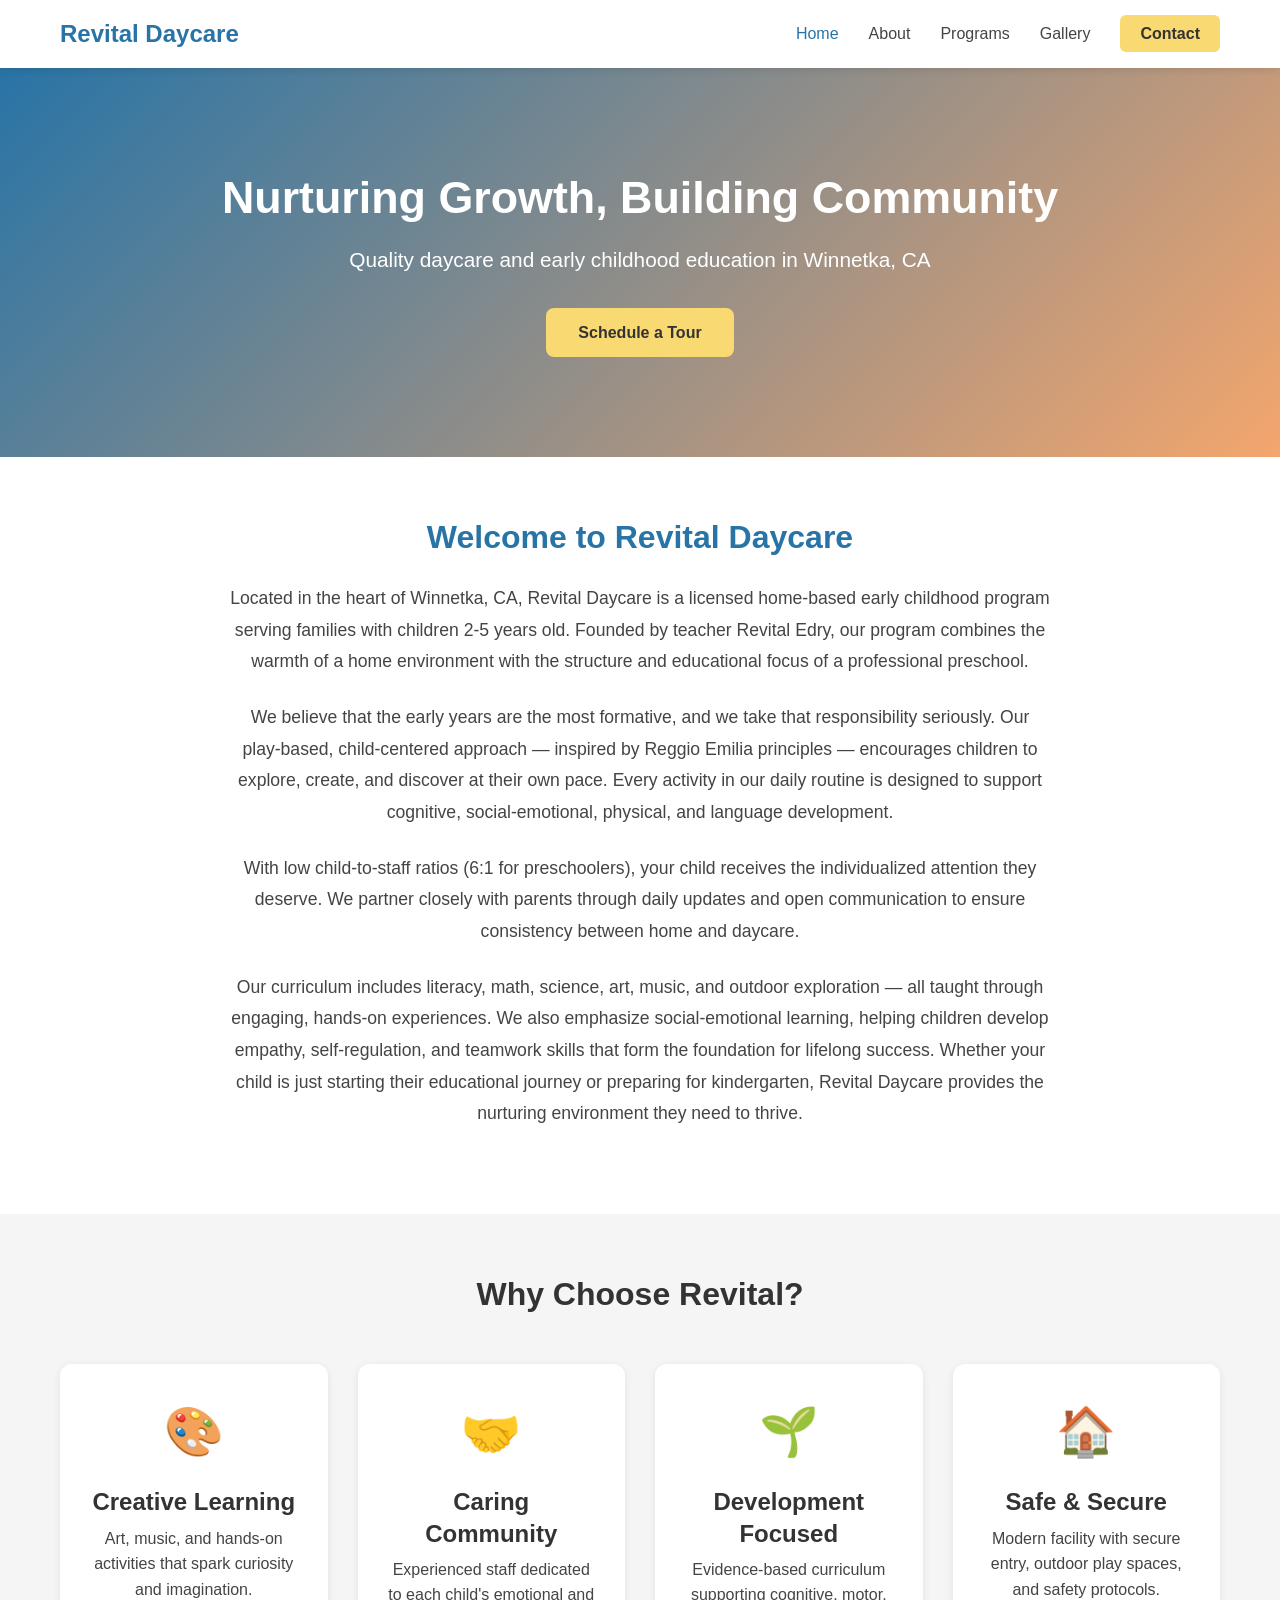
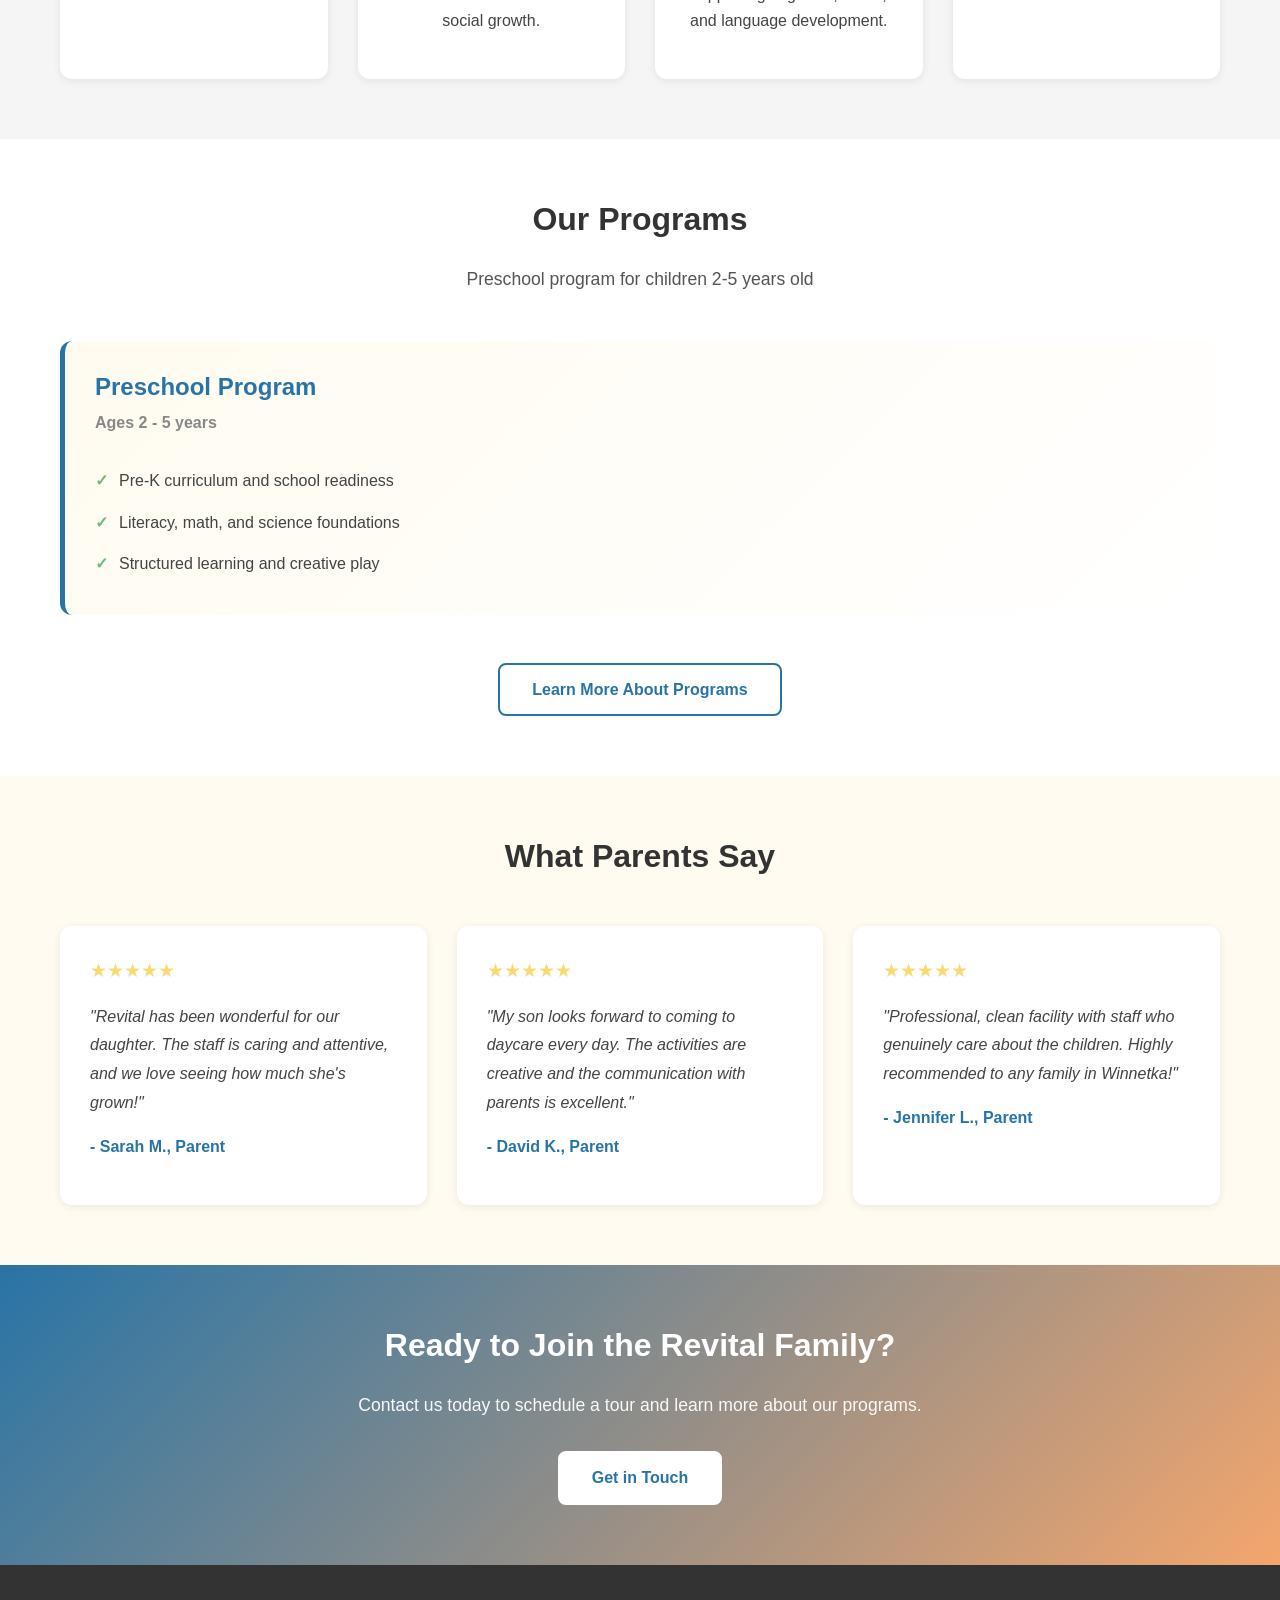
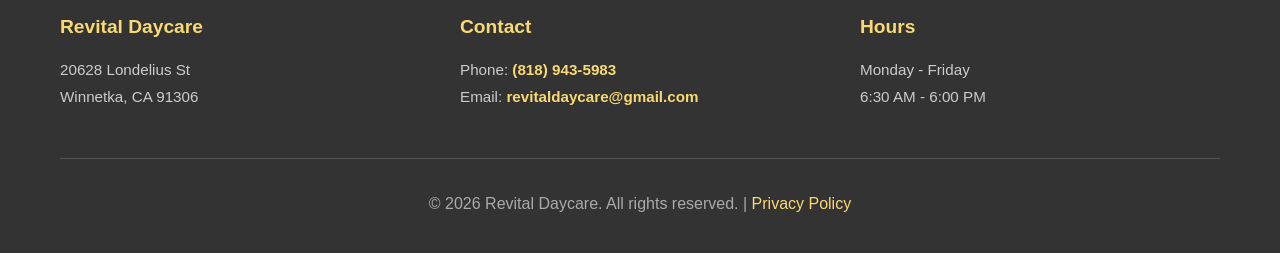
<file: index.html>
<!DOCTYPE html>
<html lang="en">
<head>
    <meta charset="UTF-8">
    <meta name="viewport" content="width=device-width, initial-scale=1.0">
    <meta name="description" content="Revital Daycare in Winnetka, CA - Quality preschool for children 2-5 years old. Play-based learning, nurturing staff, and a safe environment. Schedule a tour!">
    <meta name="keywords" content="preschool, daycare, childcare, Winnetka, early childhood education">
    <meta name="author" content="Revital Daycare">
    <link rel="icon" type="image/x-icon" href="favicon.ico">
    <title>Revital Daycare - Quality Childcare in Winnetka, CA</title>
    <meta property="og:title" content="Revital Daycare - Quality Childcare in Winnetka, CA">
    <meta property="og:description" content="Quality preschool and early childhood education for children 2-5 years old in Winnetka, CA. Play-based learning, nurturing staff, and a safe environment.">
    <meta property="og:type" content="website">
    <meta property="og:url" content="https://websitedaycare.pages.dev">
    <meta property="og:image" content="https://websitedaycare.pages.dev/images/og-image.jpg">
    <meta name="twitter:card" content="summary_large_image">
    <meta name="twitter:title" content="Revital Daycare - Quality Childcare in Winnetka, CA">
    <meta name="twitter:description" content="Quality preschool and early childhood education for children 2-5 years old in Winnetka, CA.">
    <meta name="twitter:image" content="https://websitedaycare.pages.dev/images/og-image.jpg">
    <meta property="og:locale" content="en_US">
    <meta property="og:site_name" content="Revital Daycare">
    <link rel="canonical" href="https://websitedaycare.pages.dev/">
    <link rel="stylesheet" href="styles.css">
    <script type="application/ld+json">
    {
      "@context": "https://schema.org",
      "@type": "BreadcrumbList",
      "@id": "https://websitedaycare.pages.dev/#breadcrumb",
      "itemListElement": [
        {
          "@type": "ListItem",
          "position": 1,
          "name": "Home",
          "item": "https://websitedaycare.pages.dev/"
        }
      ]
    }
    </script>
    <script type="application/ld+json">
    {
      "@context": "https://schema.org",
      "@type": "ChildCare",
      "@id": "https://websitedaycare.pages.dev",
      "name": "Revital Daycare",
      "image": "https://websitedaycare.pages.dev/images/logo.png",
      "description": "Quality preschool and early childhood education for children 2-5 years old in Winnetka, CA. Play-based learning, nurturing staff, and a safe environment.",
      "address": {
        "@type": "PostalAddress",
        "streetAddress": "20628 Londelius St",
        "addressLocality": "Winnetka",
        "addressRegion": "CA",
        "postalCode": "91306",
        "addressCountry": "US"
      },
      "geo": {
        "@type": "GeoCoordinates",
        "latitude": 34.2011,
        "longitude": -118.5742
      },
      "telephone": "+1-818-943-5983",
      "priceRange": "$$",
      "sameAs": ["https://share.google/JEEJ3LpO9cWGoNx3K"],
      "url": "https://websitedaycare.pages.dev",
      "dateModified": "2026-06-28",
      "openingHoursSpecification": {
        "@type": "OpeningHoursSpecification",
        "dayOfWeek": ["Monday", "Tuesday", "Wednesday", "Thursday", "Friday"],
        "opens": "06:30",
        "closes": "18:00"
      },
      "aggregateRating": {
        "@type": "AggregateRating",
        "ratingValue": "4.9",
        "bestRating": "5",
        "worstRating": "1",
        "ratingCount": "18"
      },
      "review": [
        {
          "@type": "Review",
          "author": {
            "@type": "Person",
            "name": "Sarah M."
          },
          "reviewRating": {
            "@type": "Rating",
            "ratingValue": "5"
          },
          "reviewBody": "Revital Daycare has been wonderful for our daughter. The staff is caring, the environment is nurturing, and we've seen amazing growth in her social and academic skills."
        },
        {
          "@type": "Review",
          "author": {
            "@type": "Person",
            "name": "David L."
          },
          "reviewRating": {
            "@type": "Rating",
            "ratingValue": "5"
          },
          "reviewBody": "We couldn't be happier with Revital Daycare. Our son loves going every day and has learned so much. The communication with parents is excellent."
        },
        {
          "@type": "Review",
          "author": {
            "@type": "Person",
            "name": "Jennifer L."
          },
          "reviewRating": {
            "@type": "Rating",
            "ratingValue": "5"
          },
          "reviewBody": "Professional, clean facility with staff who genuinely care about the children. Highly recommended to any family in Winnetka."
        }
      ]
    }
    </script>
</head>
<body>
    <!-- Navigation -->
    <nav class="navbar">
        <div class="container">
            <div class="nav-brand">
                <a href="index.html" class="logo">Revital Daycare</a>
            </div>
            <ul class="nav-menu">
                <li><a href="index.html" class="active">Home</a></li>
                <li><a href="about.html">About</a></li>
                <li><a href="programs.html">Programs</a></li>
                <li><a href="gallery.html">Gallery</a></li>
                <li><a href="contact.html" class="btn-cta">Contact</a></li>
            </ul>
            <div class="hamburger">
                <span></span>
                <span></span>
                <span></span>
            </div>
        </div>
    </nav>

    <main id="main-content">

    <!-- Hero Section -->
    <section class="hero">
        <div class="hero-content">
            <h1>Nurturing Growth, Building Community</h1>
            <p>Quality daycare and early childhood education in Winnetka, CA</p>
            <a href="contact.html" class="btn btn-primary">Schedule a Tour</a>
        </div>
    </section>

    <!-- Welcome Section -->
    <section id="welcome" class="welcome-section">
        <div class="container">
            <div class="welcome-content">
                <h2>Welcome to Revital Daycare</h2>
                <p>Located in the heart of Winnetka, CA, Revital Daycare is a licensed home-based early childhood program serving families with children 2-5 years old. Founded by teacher Revital Edry, our program combines the warmth of a home environment with the structure and educational focus of a professional preschool.</p>
                <p>We believe that the early years are the most formative, and we take that responsibility seriously. Our play-based, child-centered approach — inspired by Reggio Emilia principles — encourages children to explore, create, and discover at their own pace. Every activity in our daily routine is designed to support cognitive, social-emotional, physical, and language development.</p>
                <p>With low child-to-staff ratios (6:1 for preschoolers), your child receives the individualized attention they deserve. We partner closely with parents through daily updates and open communication to ensure consistency between home and daycare.</p>
                <p>Our curriculum includes literacy, math, science, art, music, and outdoor exploration — all taught through engaging, hands-on experiences. We also emphasize social-emotional learning, helping children develop empathy, self-regulation, and teamwork skills that form the foundation for lifelong success. Whether your child is just starting their educational journey or preparing for kindergarten, Revital Daycare provides the nurturing environment they need to thrive.</p>
            </div>
        </div>
    </section>

    <!-- Features Section -->
    <section class="features">
        <div class="container">
            <h2>Why Choose Revital?</h2>
            <div class="features-grid">
                <div class="feature-card">
                    <div class="feature-icon">🎨</div>
                    <h3>Creative Learning</h3>
                    <p>Art, music, and hands-on activities that spark curiosity and imagination.</p>
                </div>
                <div class="feature-card">
                    <div class="feature-icon">🤝</div>
                    <h3>Caring Community</h3>
                    <p>Experienced staff dedicated to each child's emotional and social growth.</p>
                </div>
                <div class="feature-card">
                    <div class="feature-icon">🌱</div>
                    <h3>Development Focused</h3>
                    <p>Evidence-based curriculum supporting cognitive, motor, and language development.</p>
                </div>
                <div class="feature-card">
                    <div class="feature-icon">🏠</div>
                    <h3>Safe & Secure</h3>
                    <p>Modern facility with secure entry, outdoor play spaces, and safety protocols.</p>
                </div>
            </div>
        </div>
    </section>

    <!-- Programs Preview -->
    <section class="programs-preview">
        <div class="container">
            <h2>Our Programs</h2>
            <p class="section-subtitle">Preschool program for children 2-5 years old</p>
            <div class="programs-grid">
                <div class="program-card">
                    <h3>Preschool Program</h3>
                    <p>Ages 2 - 5 years</p>
                    <ul>
                        <li>Pre-K curriculum and school readiness</li>
                        <li>Literacy, math, and science foundations</li>
                        <li>Structured learning and creative play</li>
                    </ul>
                </div>
            </div>
            <a href="programs.html" class="btn btn-outline">Learn More About Programs</a>
        </div>
    </section>

    <!-- Testimonials -->
    <section class="testimonials">
        <div class="container">
            <h2>What Parents Say</h2>
            <div class="testimonials-grid">
                <div class="testimonial-card">
                    <p class="stars">★★★★★</p>
                    <p class="quote">"Revital has been wonderful for our daughter. The staff is caring and attentive, and we love seeing how much she's grown!"</p>
                    <p class="author">- Sarah M., Parent</p>
                </div>
                <div class="testimonial-card">
                    <p class="stars">★★★★★</p>
                    <p class="quote">"My son looks forward to coming to daycare every day. The activities are creative and the communication with parents is excellent."</p>
                    <p class="author">- David K., Parent</p>
                </div>
                <div class="testimonial-card">
                    <p class="stars">★★★★★</p>
                    <p class="quote">"Professional, clean facility with staff who genuinely care about the children. Highly recommended to any family in Winnetka!"</p>
                    <p class="author">- Jennifer L., Parent</p>
                </div>
            </div>
        </div>
    </section>

    <!-- CTA Section -->
    <section class="cta-section">
        <div class="container">
            <h2>Ready to Join the Revital Family?</h2>
            <p>Contact us today to schedule a tour and learn more about our programs.</p>
            <a href="contact.html" class="btn btn-light">Get in Touch</a>
        </div>
    </section>

    </main>

    <!-- Footer -->
    <footer class="footer">
        <div class="container">
            <div class="footer-content">
                <div class="footer-section">
                    <h3>Revital Daycare</h3>
                    <p>20628 Londelius St<br>Winnetka, CA 91306</p>
                </div>
                <div class="footer-section">
                    <h3>Contact</h3>
                    <p>Phone: <a href="tel:+1-818-943-5983">(818) 943-5983</a><br>
                    Email: <a href="mailto:revitaldaycare@gmail.com">revitaldaycare@gmail.com</a></p>
                </div>
                <div class="footer-section">
                    <h3>Hours</h3>
                    <p>Monday - Friday<br>6:30 AM - 6:00 PM</p>
                </div>
            </div>
            <div class="footer-bottom">
                <p>&copy; 2026 Revital Daycare. All rights reserved. | <a href="privacy.html">Privacy Policy</a></p>
            </div>
        </div>
    </footer>

    <script src="script.js"></script>
</body>
</html>
</file>
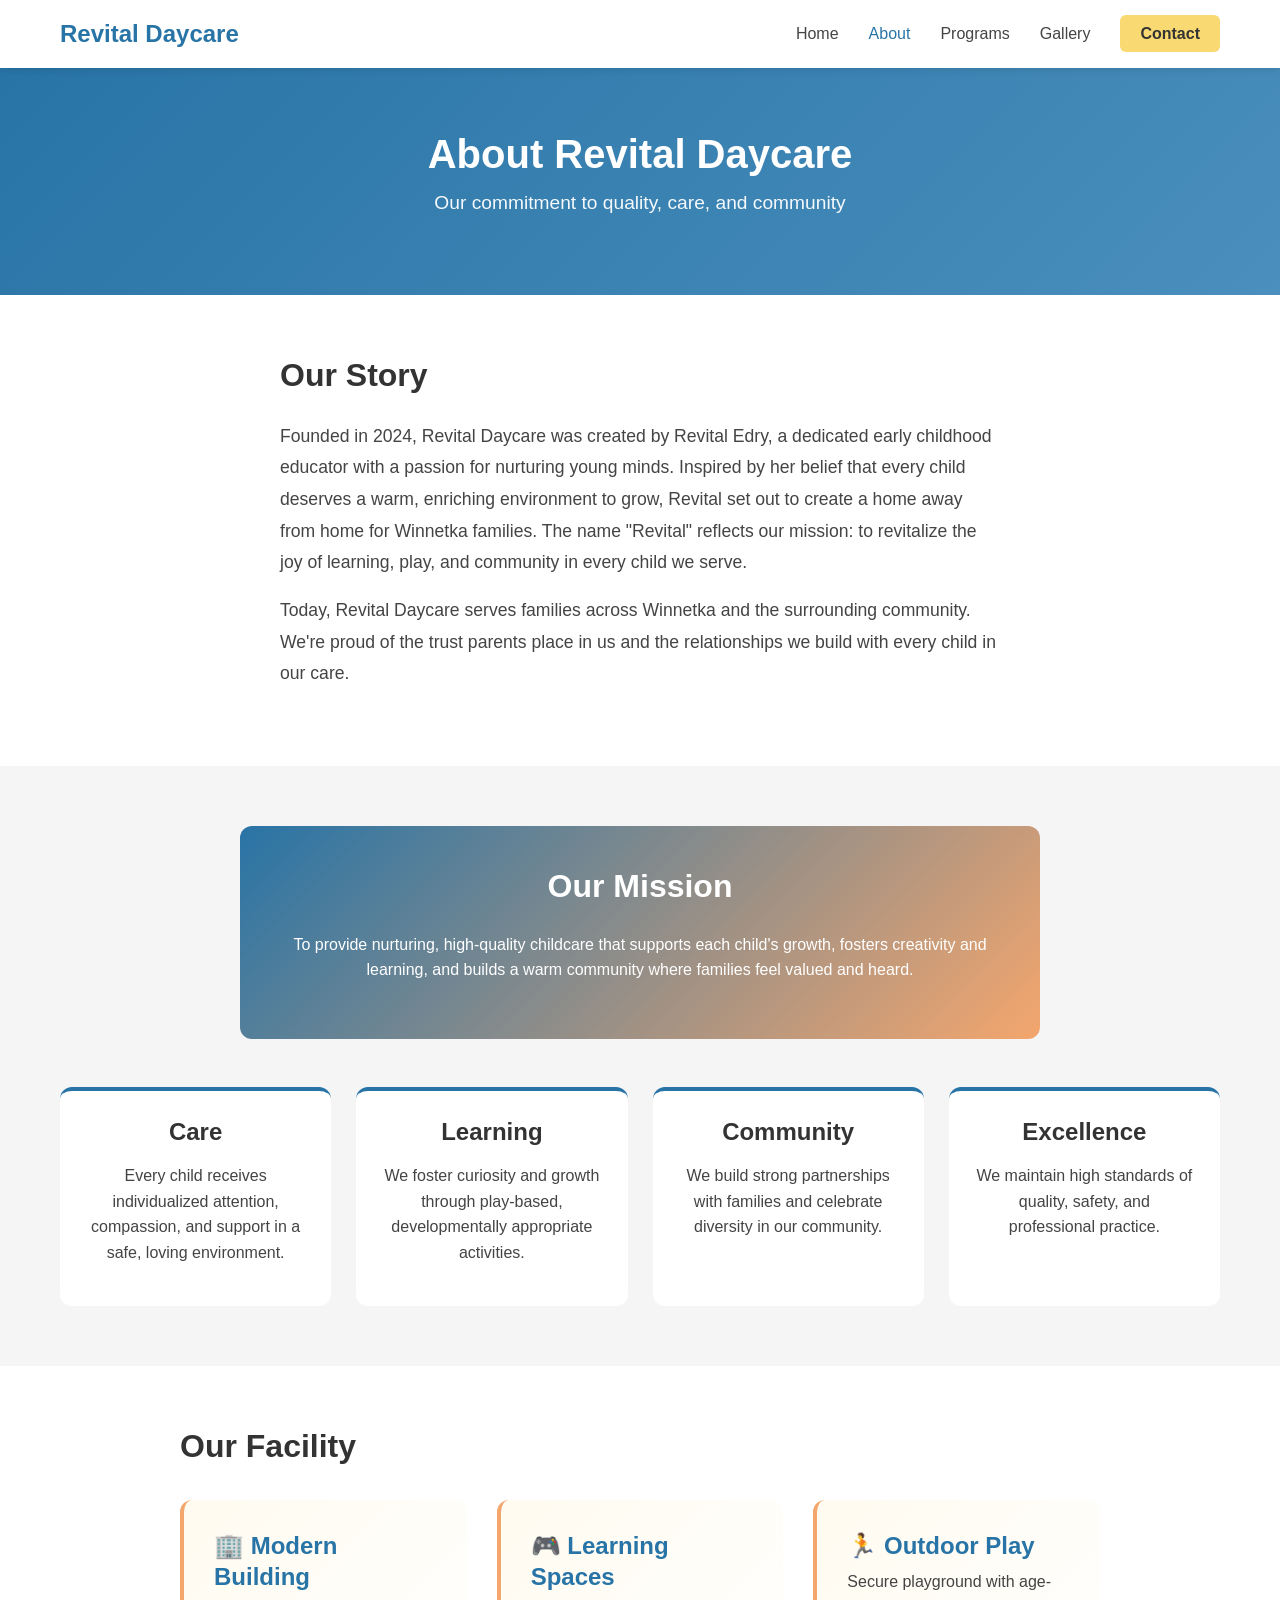
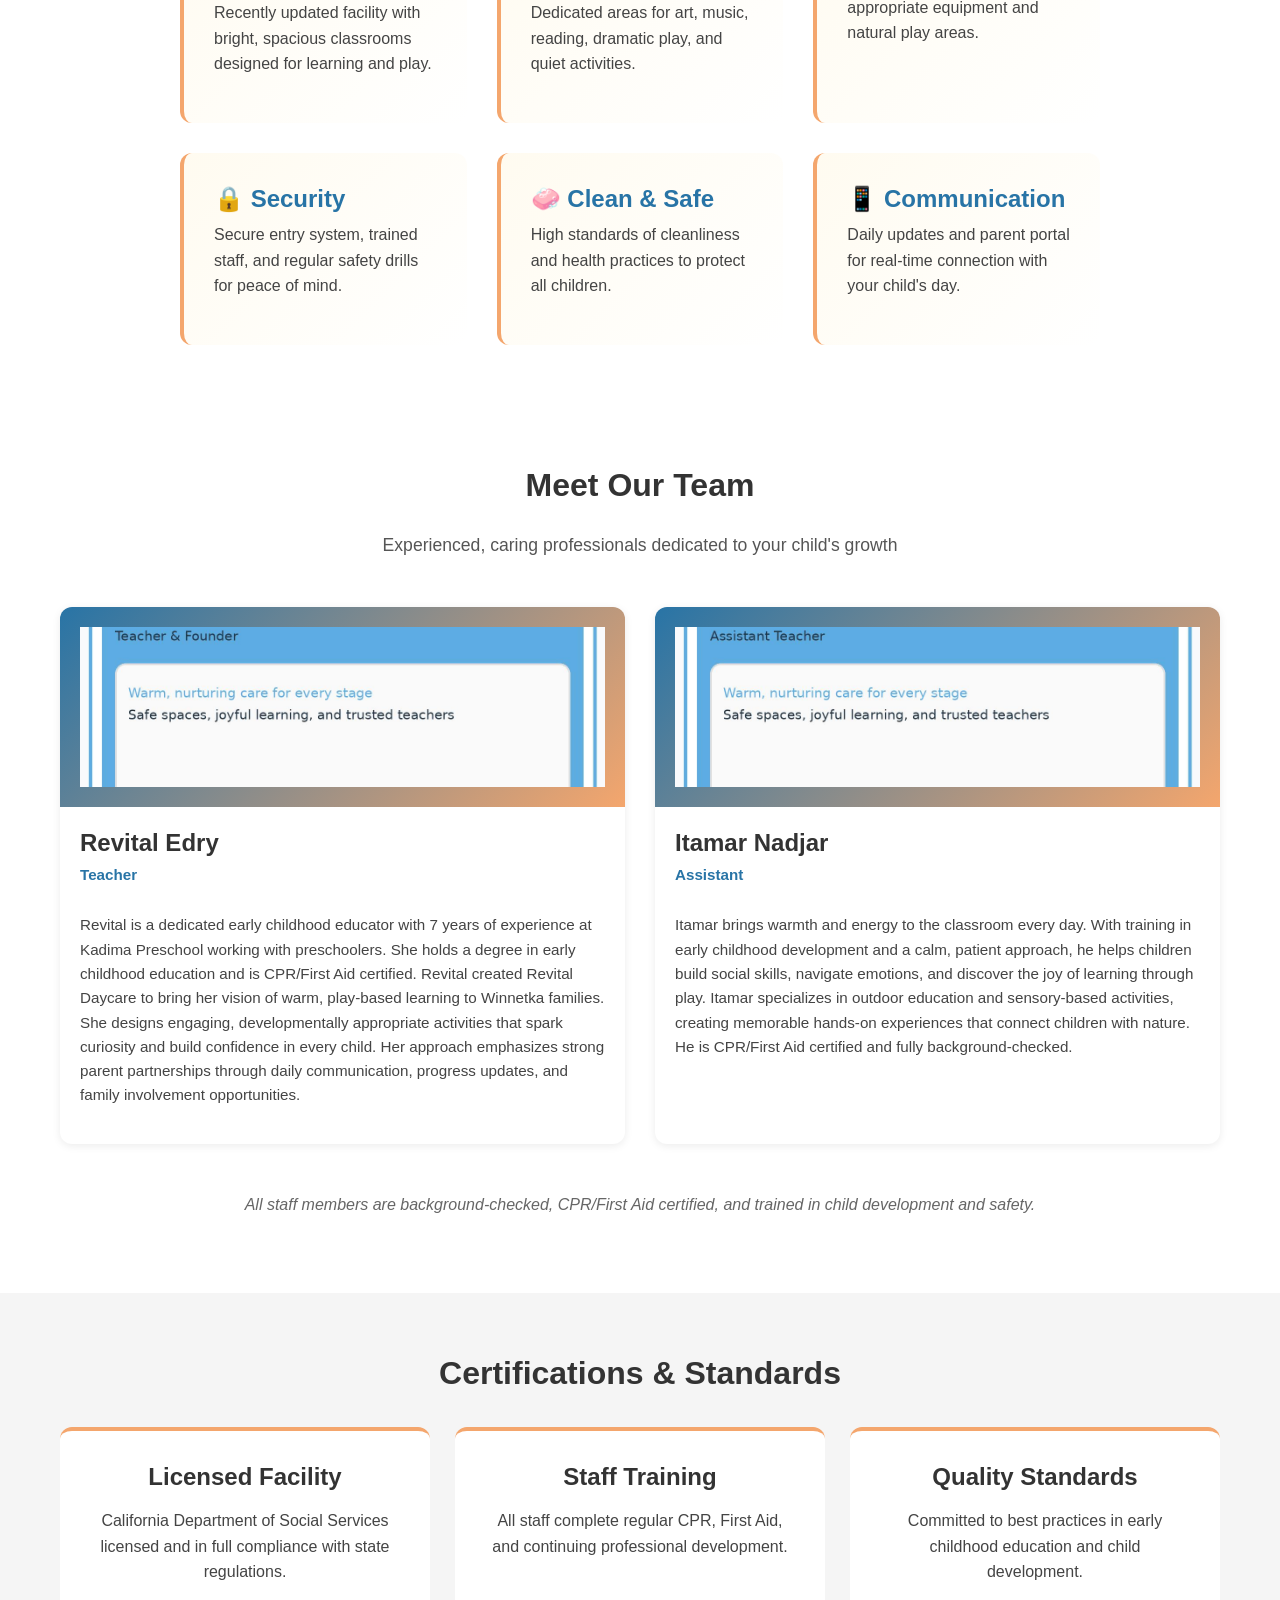
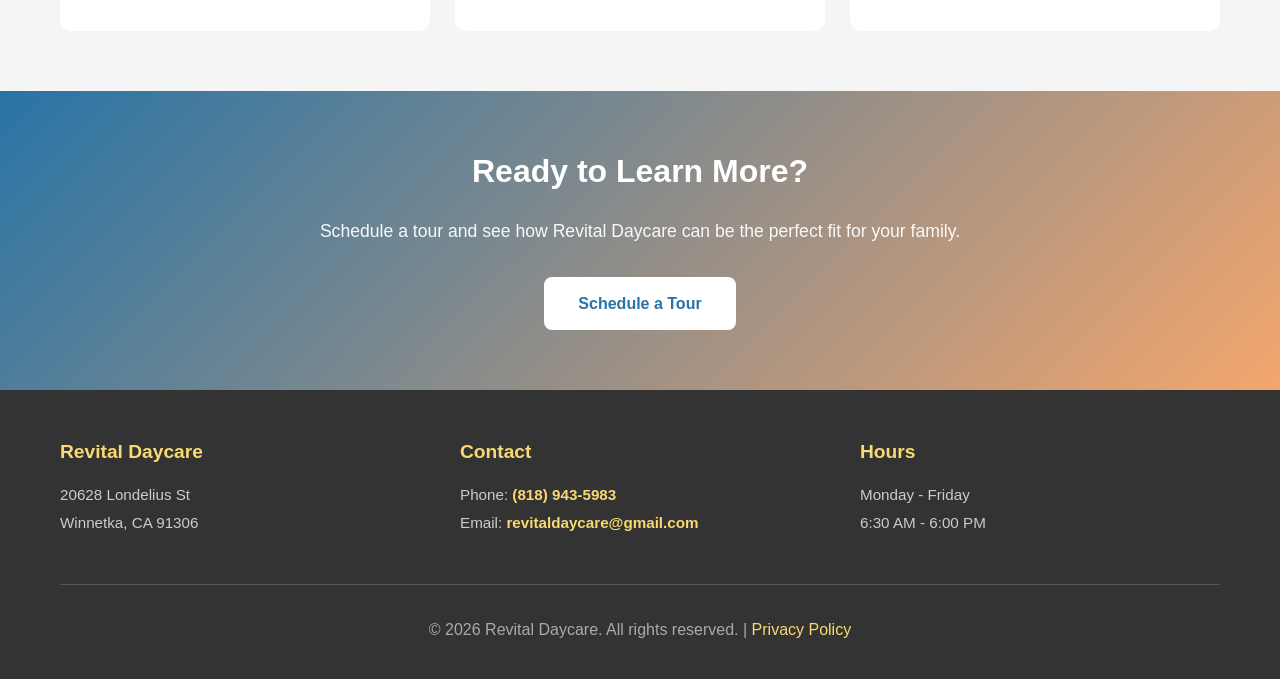
<file: about.html>
<!DOCTYPE html>
<html lang="en">
<head>
    <meta charset="UTF-8">
    <meta name="viewport" content="width=device-width, initial-scale=1.0">
    <meta name="description" content="Learn about Revital Daycare in Winnetka, CA - our story, mission, and team. Quality preschool education with caring staff in a nurturing environment.">
    <link rel="icon" type="image/x-icon" href="favicon.ico">
    <title>About Revital Daycare | Preschool in Winnetka, CA</title>
    <meta property="og:title" content="About Revital Daycare | Preschool in Winnetka, CA">
    <meta property="og:description" content="Learn about Revital Daycare's mission, team, and commitment to quality early childhood education in Winnetka, CA.">
    <meta property="og:type" content="website">
    <meta property="og:url" content="https://websitedaycare.pages.dev/about.html">
    <meta property="og:image" content="https://websitedaycare.pages.dev/images/og-image.jpg">
    <meta name="twitter:card" content="summary_large_image">
    <meta name="twitter:title" content="About Revital Daycare | Preschool in Winnetka, CA">
    <meta name="twitter:description" content="Learn about Revital Daycare's mission, team, and commitment to quality early childhood education in Winnetka, CA.">
    <meta name="twitter:image" content="https://websitedaycare.pages.dev/images/og-image.jpg">
    <meta property="og:locale" content="en_US">
    <meta property="og:site_name" content="Revital Daycare">
    <link rel="canonical" href="https://websitedaycare.pages.dev/about.html">
    <link rel="stylesheet" href="styles.css">
    <script type="application/ld+json">
    {
      "@context": "https://schema.org",
      "@type": "BreadcrumbList",
      "@id": "https://websitedaycare.pages.dev/about.html#breadcrumb",
      "itemListElement": [
        {
          "@type": "ListItem",
          "position": 1,
          "name": "Home",
          "item": "https://websitedaycare.pages.dev/"
        },
        {
          "@type": "ListItem",
          "position": 2,
          "name": "About",
          "item": "https://websitedaycare.pages.dev/about.html"
        }
      ]
    }
    </script>
    <script type="application/ld+json">
    {
      "@context": "https://schema.org",
      "@type": "Organization",
      "@id": "https://websitedaycare.pages.dev/#organization",
      "name": "Revital Daycare",
      "description": "Quality daycare and early childhood education in Winnetka, CA",
      "address": {
        "@type": "PostalAddress",
        "streetAddress": "20628 Londelius St",
        "addressLocality": "Winnetka",
        "addressRegion": "CA",
        "postalCode": "91306",
        "addressCountry": "US"
      },
      "geo": {
        "@type": "GeoCoordinates",
        "latitude": 34.2011,
        "longitude": -118.5742
      },
      "telephone": "+1-818-943-5983",
      "email": "revitaldaycare@gmail.com",
      "sameAs": ["https://share.google/JEEJ3LpO9cWGoNx3K"],
      "url": "https://websitedaycare.pages.dev",
      "image": "https://websitedaycare.pages.dev/images/logo.png",
      "dateModified": "2026-06-28",
      "foundingDate": "2024",
      "founder": {
        "@type": "Person",
        "name": "Revital Edry",
        "jobTitle": "Founder & Teacher",
        "description": "Dedicated early childhood educator with 7 years of experience at Kadima Preschool",
        "knowsAbout": "Early childhood education, play-based learning, Reggio Emilia approach, child development",
        "credential": "Degree in Early Childhood Education, CPR/First Aid Certified"
      },
      "employee": [
        {
          "@type": "Person",
          "name": "Revital Edry",
          "jobTitle": "Teacher",
          "description": "Dedicated early childhood educator with 7 years of experience at Kadima Preschool working with preschoolers",
          "knowsAbout": "Early childhood education, play-based learning, Reggio Emilia approach, kindergarten readiness, social-emotional development",
          "credential": "Degree in Early Childhood Education, CPR/First Aid Certified"
        },
        {
          "@type": "Person",
          "name": "Itamar Nadjar",
          "jobTitle": "Assistant",
          "description": "Warm, patient early childhood professional specializing in outdoor education and sensory-based activities",
          "knowsAbout": "Early childhood development, outdoor education, sensory-based learning, social skills development",
          "credential": "Training in Early Childhood Development, CPR/First Aid Certified, Background Checked"
        }
      ]
    }
    </script>
</head>
<body>
    <!-- Navigation -->
    <nav class="navbar">
        <div class="container">
            <div class="nav-brand">
                <a href="index.html" class="logo">Revital Daycare</a>
            </div>
            <ul class="nav-menu">
                <li><a href="index.html">Home</a></li>
                <li><a href="about.html" class="active">About</a></li>
                <li><a href="programs.html">Programs</a></li>
                <li><a href="gallery.html">Gallery</a></li>
                <li><a href="contact.html" class="btn-cta">Contact</a></li>
            </ul>
            <div class="hamburger">
                <span></span>
                <span></span>
                <span></span>
            </div>
        </div>
    </nav>

    <main id="main-content">

    <!-- Page Header -->
    <section class="page-header">
        <div class="container">
            <h1>About Revital Daycare</h1>
            <p>Our commitment to quality, care, and community</p>
        </div>
    </section>

    <!-- Our Story -->
    <section class="about-section">
        <div class="container">
            <div class="about-content">
                <h2>Our Story</h2>
                <p>Founded in 2024, Revital Daycare was created by Revital Edry, a dedicated early childhood educator with a passion for nurturing young minds. Inspired by her belief that every child deserves a warm, enriching environment to grow, Revital set out to create a home away from home for Winnetka families. The name "Revital" reflects our mission: to revitalize the joy of learning, play, and community in every child we serve.</p>
                <p>Today, Revital Daycare serves families across Winnetka and the surrounding community. We're proud of the trust parents place in us and the relationships we build with every child in our care.</p>
            </div>
        </div>
    </section>

    <!-- Mission & Values -->
    <section class="mission-values">
        <div class="container">
            <div class="mission-box">
                <h2>Our Mission</h2>
                <p>To provide nurturing, high-quality childcare that supports each child's growth, fosters creativity and learning, and builds a warm community where families feel valued and heard.</p>
            </div>
            <div class="values-grid">
                <div class="value-card">
                    <h3>Care</h3>
                    <p>Every child receives individualized attention, compassion, and support in a safe, loving environment.</p>
                </div>
                <div class="value-card">
                    <h3>Learning</h3>
                    <p>We foster curiosity and growth through play-based, developmentally appropriate activities.</p>
                </div>
                <div class="value-card">
                    <h3>Community</h3>
                    <p>We build strong partnerships with families and celebrate diversity in our community.</p>
                </div>
                <div class="value-card">
                    <h3>Excellence</h3>
                    <p>We maintain high standards of quality, safety, and professional practice.</p>
                </div>
            </div>
        </div>
    </section>

    <!-- Facility -->
    <section class="facility">
        <div class="container">
            <h2>Our Facility</h2>
            <div class="facility-grid">
                <div class="facility-item">
                    <h3>🏢 Modern Building</h3>
                    <p>Recently updated facility with bright, spacious classrooms designed for learning and play.</p>
                </div>
                <div class="facility-item">
                    <h3>🎮 Learning Spaces</h3>
                    <p>Dedicated areas for art, music, reading, dramatic play, and quiet activities.</p>
                </div>
                <div class="facility-item">
                    <h3>🏃 Outdoor Play</h3>
                    <p>Secure playground with age-appropriate equipment and natural play areas.</p>
                </div>
                <div class="facility-item">
                    <h3>🔒 Security</h3>
                    <p>Secure entry system, trained staff, and regular safety drills for peace of mind.</p>
                </div>
                <div class="facility-item">
                    <h3>🧼 Clean & Safe</h3>
                    <p>High standards of cleanliness and health practices to protect all children.</p>
                </div>
                <div class="facility-item">
                    <h3>📱 Communication</h3>
                    <p>Daily updates and parent portal for real-time connection with your child's day.</p>
                </div>
            </div>
        </div>
    </section>

    <!-- Team -->
    <section class="team">
        <div class="container">
            <h2>Meet Our Team</h2>
            <p class="section-subtitle">Experienced, caring professionals dedicated to your child's growth</p>
            <div class="team-grid">
                <div class="team-member">
                    <div class="member-image"><img src="images/team-revital.jpg" alt="Revital Edry, Teacher" width="1200" height="800" loading="lazy" style="width:100%;height:100%;object-fit:cover;"></div>
                    <h3>Revital Edry</h3>
                    <p class="role">Teacher</p>
                    <p class="bio">Revital is a dedicated early childhood educator with 7 years of experience at Kadima Preschool working with preschoolers. She holds a degree in early childhood education and is CPR/First Aid certified. Revital created Revital Daycare to bring her vision of warm, play-based learning to Winnetka families. She designs engaging, developmentally appropriate activities that spark curiosity and build confidence in every child. Her approach emphasizes strong parent partnerships through daily communication, progress updates, and family involvement opportunities.</p>
                </div>
                <div class="team-member">
                    <div class="member-image"><img src="images/team-itamar.jpg" alt="Itamar Nadjar, Assistant" width="1200" height="800" loading="lazy" style="width:100%;height:100%;object-fit:cover;"></div>
                    <h3>Itamar Nadjar</h3>
                    <p class="role">Assistant</p>
                    <p class="bio">Itamar brings warmth and energy to the classroom every day. With training in early childhood development and a calm, patient approach, he helps children build social skills, navigate emotions, and discover the joy of learning through play. Itamar specializes in outdoor education and sensory-based activities, creating memorable hands-on experiences that connect children with nature. He is CPR/First Aid certified and fully background-checked.</p>
                </div>
            </div>
            <p class="team-note">All staff members are background-checked, CPR/First Aid certified, and trained in child development and safety.</p>
        </div>
    </section>

    <!-- Certifications -->
    <section class="certifications">
        <div class="container">
            <h2>Certifications & Standards</h2>
            <div class="cert-grid">
                <div class="cert-item">
                    <h3>Licensed Facility</h3>
                    <p>California Department of Social Services licensed and in full compliance with state regulations.</p>
                </div>
                <div class="cert-item">
                    <h3>Staff Training</h3>
                    <p>All staff complete regular CPR, First Aid, and continuing professional development.</p>
                </div>
                <div class="cert-item">
                    <h3>Quality Standards</h3>
                    <p>Committed to best practices in early childhood education and child development.</p>
                </div>
            </div>
        </div>
    </section>

    <!-- CTA -->
    <section class="cta-section">
        <div class="container">
            <h2>Ready to Learn More?</h2>
            <p>Schedule a tour and see how Revital Daycare can be the perfect fit for your family.</p>
            <a href="contact.html" class="btn btn-light">Schedule a Tour</a>
        </div>
    </section>

    </main>

    <!-- Footer -->
    <footer class="footer">
        <div class="container">
            <div class="footer-content">
                <div class="footer-section">
                    <h3>Revital Daycare</h3>
                    <p>20628 Londelius St<br>Winnetka, CA 91306</p>
                </div>
                <div class="footer-section">
                    <h3>Contact</h3>
                    <p>Phone: <a href="tel:+1-818-943-5983">(818) 943-5983</a><br>
                    Email: <a href="mailto:revitaldaycare@gmail.com">revitaldaycare@gmail.com</a></p>
                </div>
                <div class="footer-section">
                    <h3>Hours</h3>
                    <p>Monday - Friday<br>6:30 AM - 6:00 PM</p>
                </div>
            </div>
            <div class="footer-bottom">
                <p>&copy; 2026 Revital Daycare. All rights reserved. | <a href="privacy.html">Privacy Policy</a></p>
            </div>
        </div>
    </footer>

    <script src="script.js"></script>
</body>
</html>
</file>
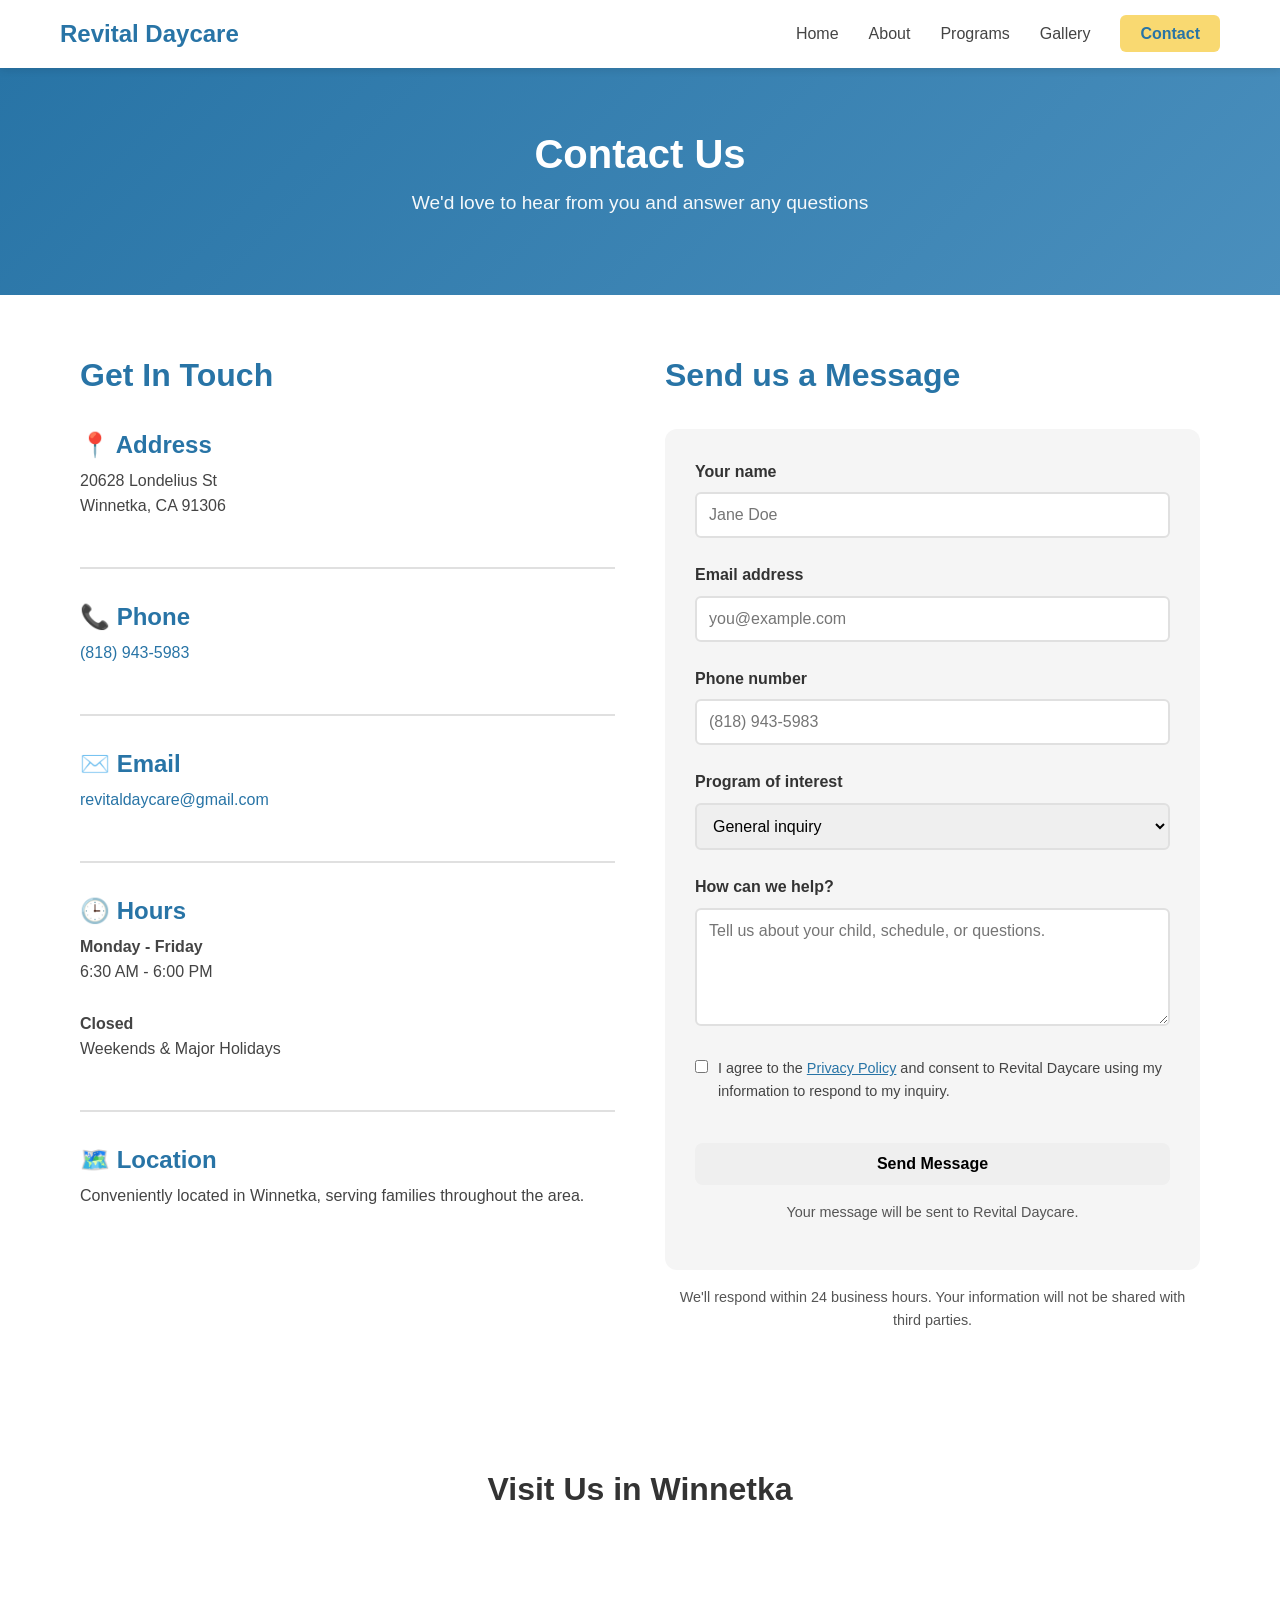
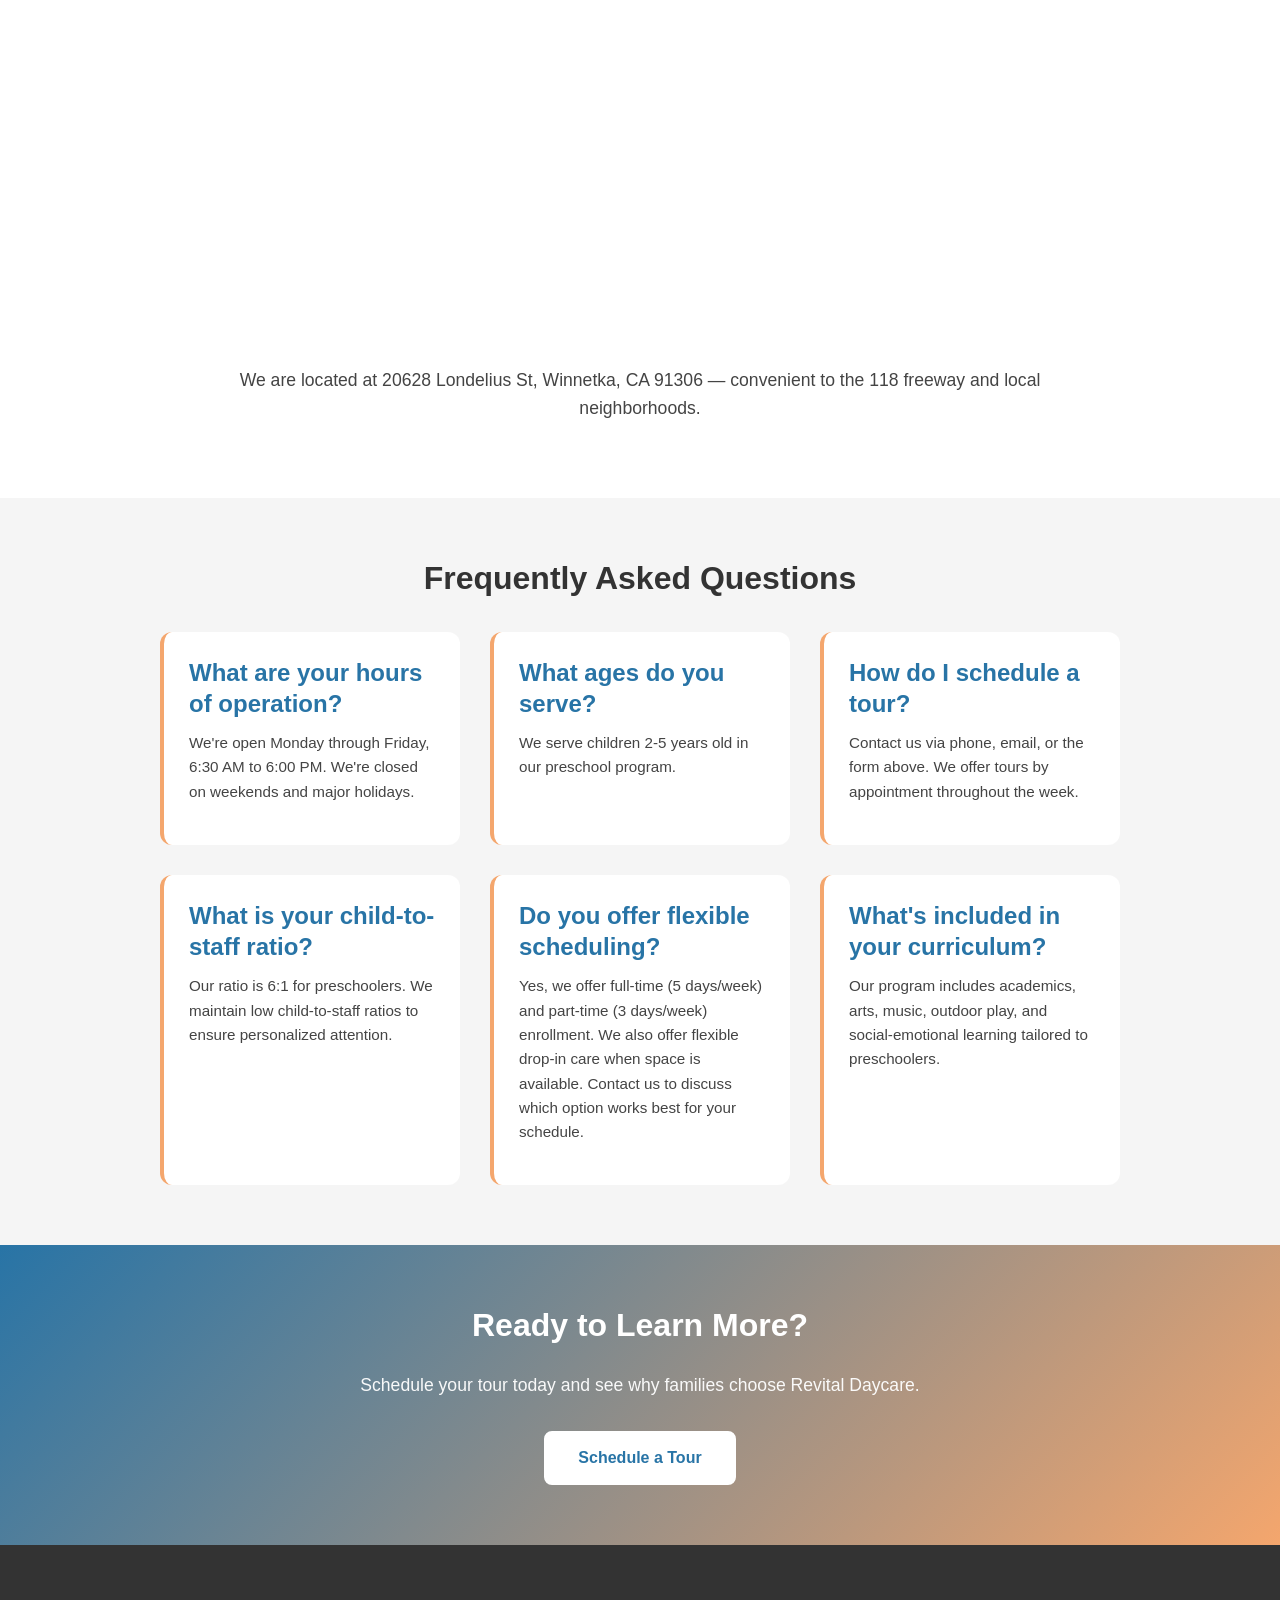
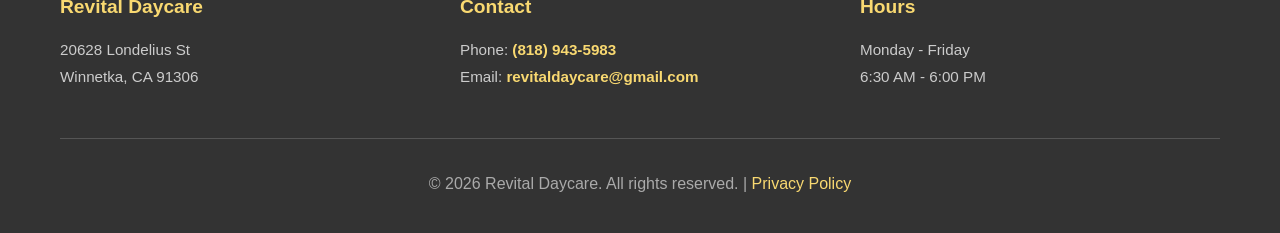
<file: contact.html>
<!DOCTYPE html>
<html lang="en">
<head>
    <meta charset="UTF-8">
    <meta name="viewport" content="width=device-width, initial-scale=1.0">
    <meta name="description" content="Contact Revital Daycare in Winnetka, CA to schedule a tour, ask about enrollment and pricing, or learn more about our preschool program for 2-5 years old.">
    <link rel="icon" type="image/x-icon" href="favicon.ico">
    <title>Contact &amp; Schedule a Tour | Revital Daycare in Winnetka, CA</title>
    <meta property="og:title" content="Contact &amp; Schedule a Tour | Revital Daycare in Winnetka, CA">
    <meta property="og:description" content="Contact Revital Daycare in Winnetka, CA to schedule a tour, ask about enrollment, or learn more about our childcare programs.">
    <meta property="og:type" content="website">
    <meta property="og:url" content="https://websitedaycare.pages.dev/contact.html">
    <meta property="og:image" content="https://websitedaycare.pages.dev/images/og-image.jpg">
    <meta name="twitter:card" content="summary_large_image">
    <meta name="twitter:title" content="Contact &amp; Schedule a Tour | Revital Daycare">
    <meta name="twitter:description" content="Contact Revital Daycare in Winnetka, CA to schedule a tour, ask about enrollment, or learn more about our childcare programs.">
    <meta name="twitter:image" content="https://websitedaycare.pages.dev/images/og-image.jpg">
    <meta property="og:locale" content="en_US">
    <meta property="og:site_name" content="Revital Daycare">
    <link rel="canonical" href="https://websitedaycare.pages.dev/contact.html">
    <link rel="stylesheet" href="styles.css">
    <script type="application/ld+json">
    {
      "@context": "https://schema.org",
      "@type": "BreadcrumbList",
      "@id": "https://websitedaycare.pages.dev/contact.html#breadcrumb",
      "itemListElement": [
        {
          "@type": "ListItem",
          "position": 1,
          "name": "Home",
          "item": "https://websitedaycare.pages.dev/"
        },
        {
          "@type": "ListItem",
          "position": 2,
          "name": "Contact",
          "item": "https://websitedaycare.pages.dev/contact.html"
        }
      ]
    }
    </script>
    <script type="application/ld+json">
    {
      "@context": "https://schema.org",
      "@type": "LocalBusiness",
      "@id": "https://websitedaycare.pages.dev/#contact",
      "name": "Revital Daycare",
      "description": "Quality daycare and early childhood education in Winnetka, CA",
      "image": "https://websitedaycare.pages.dev/images/logo.png",
      "address": {
        "@type": "PostalAddress",
        "streetAddress": "20628 Londelius St",
        "addressLocality": "Winnetka",
        "addressRegion": "CA",
        "postalCode": "91306",
        "addressCountry": "US"
      },
      "telephone": "+1-818-943-5983",
      "email": "revitaldaycare@gmail.com",
      "priceRange": "$$",
      "sameAs": ["https://share.google/JEEJ3LpO9cWGoNx3K"],
      "url": "https://websitedaycare.pages.dev",
      "geo": {
        "@type": "GeoCoordinates",
        "latitude": 34.2011,
        "longitude": -118.5742
      },
      "openingHoursSpecification": {
        "@type": "OpeningHoursSpecification",
        "dayOfWeek": ["Monday", "Tuesday", "Wednesday", "Thursday", "Friday"],
        "opens": "06:30",
        "closes": "18:00"
      },
      "dateModified": "2026-06-28"
    }
    </script>
</head>
<body>
    <!-- Navigation -->
    <nav class="navbar">
        <div class="container">
            <div class="nav-brand">
                <a href="index.html" class="logo">Revital Daycare</a>
            </div>
            <ul class="nav-menu">
                <li><a href="index.html">Home</a></li>
                <li><a href="about.html">About</a></li>
                <li><a href="programs.html">Programs</a></li>
                <li><a href="gallery.html">Gallery</a></li>
                <li><a href="contact.html" class="active btn-cta">Contact</a></li>
            </ul>
            <div class="hamburger">
                <span></span>
                <span></span>
                <span></span>
            </div>
        </div>
    </nav>

    <main id="main-content">

    <!-- Page Header -->
    <section class="page-header">
        <div class="container">
            <h1>Contact Us</h1>
            <p>We'd love to hear from you and answer any questions</p>
        </div>
    </section>

    <!-- Contact Section -->
    <section id="contact" class="contact-section">
        <div class="container">
            <div class="contact-grid">
                <!-- Contact Info -->
                <div class="contact-info">
                    <h2>Get In Touch</h2>
                    
                    <div class="info-item">
                        <h3>📍 Address</h3>
                        <p>20628 Londelius St<br>
                        Winnetka, CA 91306</p>
                    </div>

                    <div class="info-item">
                        <h3>📞 Phone</h3>
                        <p><a href="tel:+1-818-943-5983">(818) 943-5983</a></p>
                    </div>

                    <div class="info-item">
                        <h3>✉️ Email</h3>
                        <p><a href="mailto:revitaldaycare@gmail.com">revitaldaycare@gmail.com</a></p>
                    </div>

                    <div class="info-item">
                        <h3>🕒 Hours</h3>
                        <p><strong>Monday - Friday</strong><br>
                        6:30 AM - 6:00 PM<br><br>
                        <strong>Closed</strong><br>
                        Weekends & Major Holidays</p>
                    </div>

                    <div class="info-item">
                        <h3>🗺️ Location</h3>
                        <p>Conveniently located in Winnetka, serving families throughout the area.</p>
                    </div>
                </div>

                <!-- Contact Form -->
                <div class="contact-form-wrapper">
                    <h2>Send us a Message</h2>
                    <form id="contactForm" class="contact-form">
                        <div class="form-group">
                            <label for="contactName">Your name</label>
                            <input id="contactName" name="name" type="text" placeholder="Jane Doe" required>
                        </div>
                        <div class="form-group">
                            <label for="contactEmail">Email address</label>
                            <input id="contactEmail" name="email" type="email" placeholder="you@example.com" required>
                        </div>
                        <div class="form-group">
                            <label for="contactPhone">Phone number</label>
                            <input id="contactPhone" name="phone" type="tel" placeholder="(818) 943-5983">
                        </div>
                        <div class="form-group">
                            <label for="contactProgram">Program of interest</label>
                            <select id="contactProgram" name="program">
                                <option value="General inquiry">General inquiry</option>
                                <option value="Preschool program">Preschool program</option>
                                <option value="Summer camp">Summer camp</option>
                            </select>
                        </div>
                        <div class="form-group">
                            <label for="contactMessage">How can we help?</label>
                            <textarea id="contactMessage" name="message" rows="5" placeholder="Tell us about your child, schedule, or questions." required></textarea>
                        </div>
                        <div class="form-group form-checkbox">
                            <input id="consentCheckbox" name="consent" type="checkbox" required>
                            <label for="consentCheckbox">I agree to the                 <a href="privacy.html" target="_blank" rel="noopener noreferrer">Privacy Policy</a> and consent to Revital Daycare using my information to respond to my inquiry.</label>
                        </div>
                        <button type="submit" class="btn">Send Message</button>
                        <p id="contactFormStatus" class="form-note" role="status" aria-live="polite">Your message will be sent to Revital Daycare.</p>
                    </form>
                    <p class="form-note">We'll respond within 24 business hours. Your information will not be shared with third parties.</p>
                </div>
            </div>
        </div>
    </section>

    <!-- Map Section -->
    <section class="map-section">
        <div class="container">
            <h2>Visit Us in Winnetka</h2>
            <div class="map-embed">
                <iframe src="https://www.google.com/maps/embed?pb=!1m18!1m12!1m3!1d3298.502084765554!2d-118.5742!3d34.2011!2m3!1f0!2f0!3f0!3m2!1i1024!2i768!4f13.1!3m3!1m2!1s0x80c29b8f5a3b5c6d%3A0x8c5f3b5a3b5c6d!2s20628%20Londelius%20St%2C%20Winnetka%2C%20CA%2091306!5e0!3m2!1sen!2sus!4v1" width="100%" height="400" style="border:0;border-radius:12px;" allowfullscreen="" loading="lazy" referrerpolicy="no-referrer-when-downgrade"></iframe>
                <p>We are located at 20628 Londelius St, Winnetka, CA 91306 — convenient to the 118 freeway and local neighborhoods.</p>
            </div>
        </div>
    </section>

    <!-- FAQ Section -->
    <section class="faq">
        <div class="container">
            <h2>Frequently Asked Questions</h2>
            <div class="faq-grid">
                <div class="faq-item">
                    <h3>What are your hours of operation?</h3>
                    <p>We're open Monday through Friday, 6:30 AM to 6:00 PM. We're closed on weekends and major holidays.</p>
                </div>
                <div class="faq-item">
                    <h3>What ages do you serve?</h3>
                    <p>We serve children 2-5 years old in our preschool program.</p>
                </div>
                <div class="faq-item">
                    <h3>How do I schedule a tour?</h3>
                    <p>Contact us via phone, email, or the form above. We offer tours by appointment throughout the week.</p>
                </div>
                <div class="faq-item">
                    <h3>What is your child-to-staff ratio?</h3>
                    <p>Our ratio is 6:1 for preschoolers. We maintain low child-to-staff ratios to ensure personalized attention.</p>
                </div>
                <div class="faq-item">
                    <h3>Do you offer flexible scheduling?</h3>
                    <p>Yes, we offer full-time (5 days/week) and part-time (3 days/week) enrollment. We also offer flexible drop-in care when space is available. Contact us to discuss which option works best for your schedule.</p>
                </div>
                <div class="faq-item">
                    <h3>What's included in your curriculum?</h3>
                    <p>Our program includes academics, arts, music, outdoor play, and social-emotional learning tailored to preschoolers.</p>
                </div>
            </div>
        </div>
    </section>

    <!-- CTA -->
    <section class="cta-section">
        <div class="container">
            <h2>Ready to Learn More?</h2>
            <p>Schedule your tour today and see why families choose Revital Daycare.</p>
            <a href="#contact" class="btn btn-light">Schedule a Tour</a>
        </div>
    </section>

    </main>

    <!-- Footer -->
    <footer class="footer">
        <div class="container">
            <div class="footer-content">
                <div class="footer-section">
                    <h3>Revital Daycare</h3>
                    <p>20628 Londelius St<br>Winnetka, CA 91306</p>
                </div>
                <div class="footer-section">
                    <h3>Contact</h3>
                    <p>Phone: <a href="tel:+1-818-943-5983">(818) 943-5983</a><br>
                    Email: <a href="mailto:revitaldaycare@gmail.com">revitaldaycare@gmail.com</a></p>
                </div>
                <div class="footer-section">
                    <h3>Hours</h3>
                    <p>Monday - Friday<br>6:30 AM - 6:00 PM</p>
                </div>
            </div>
            <div class="footer-bottom">
                <p>&copy; 2026 Revital Daycare. All rights reserved. | <a href="privacy.html">Privacy Policy</a></p>
            </div>
        </div>
    </footer>

    <script src="script.js"></script>
</body>
</html>
</file>
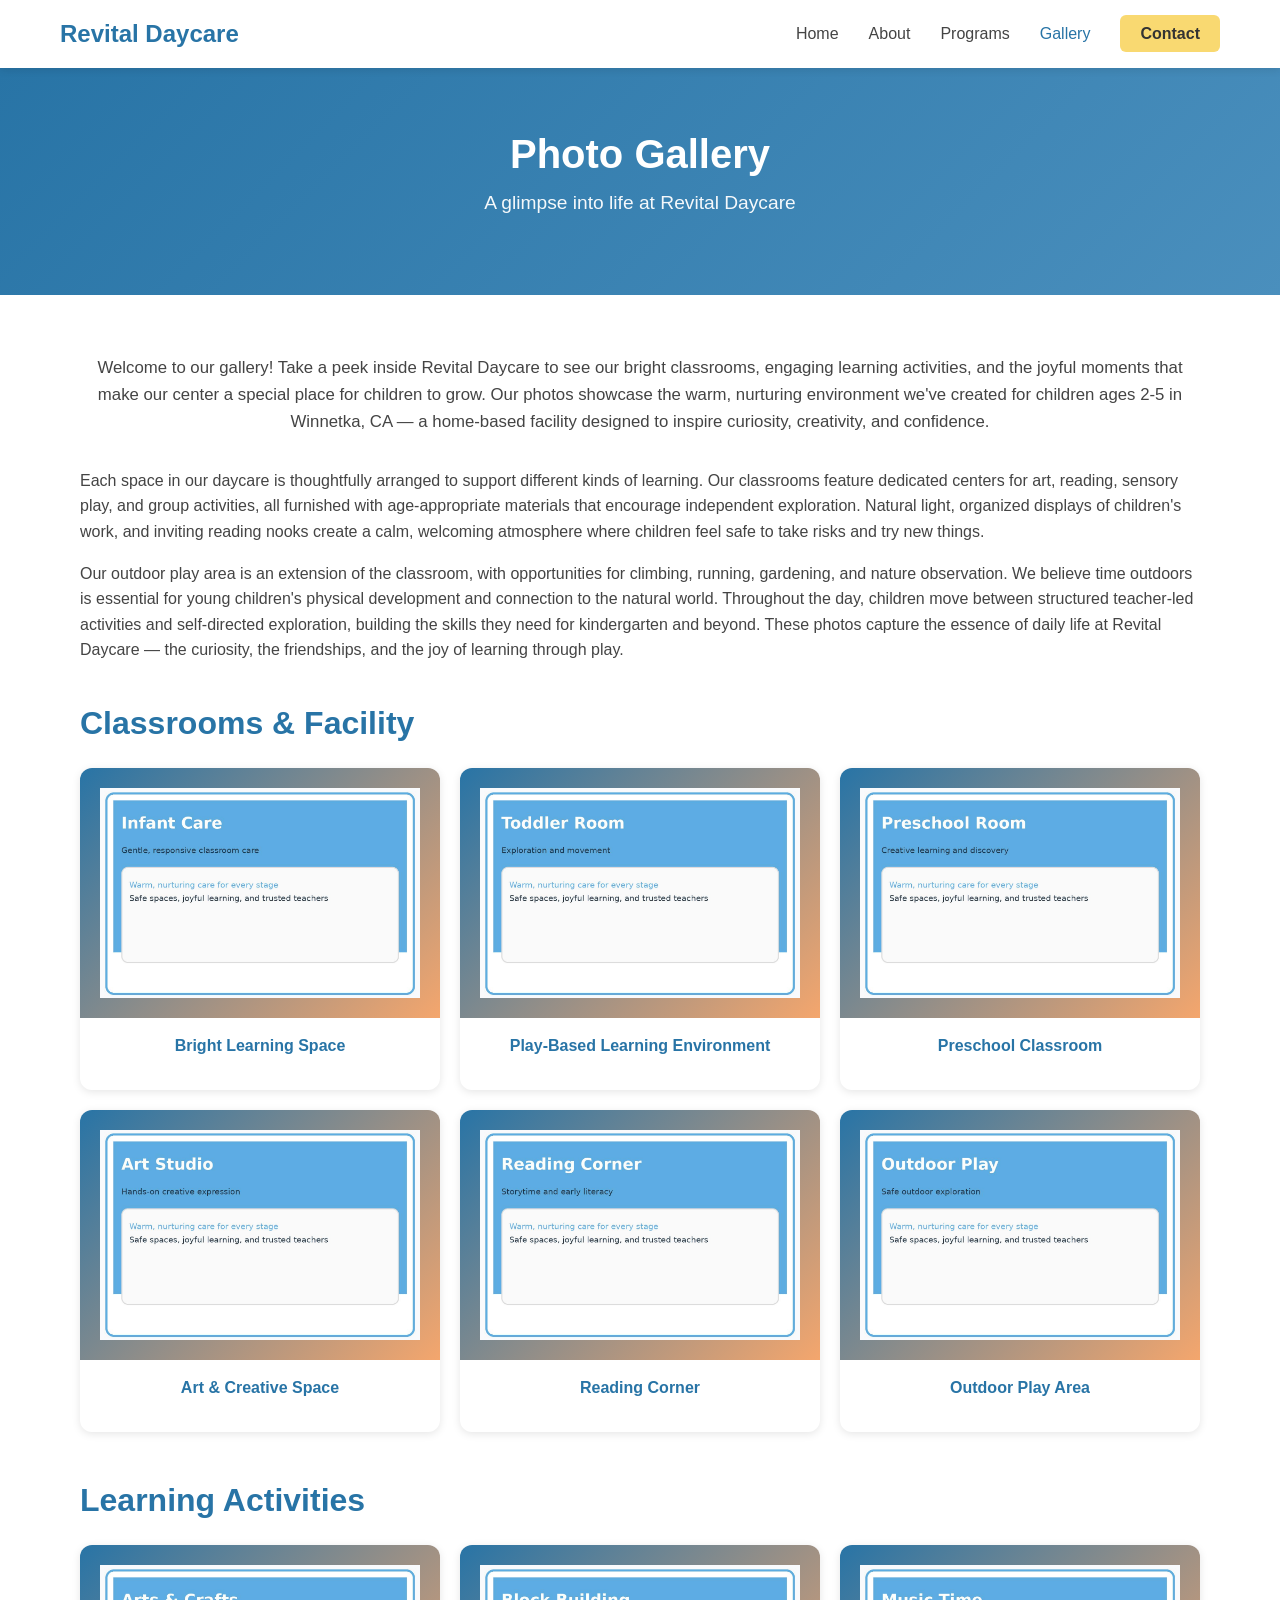
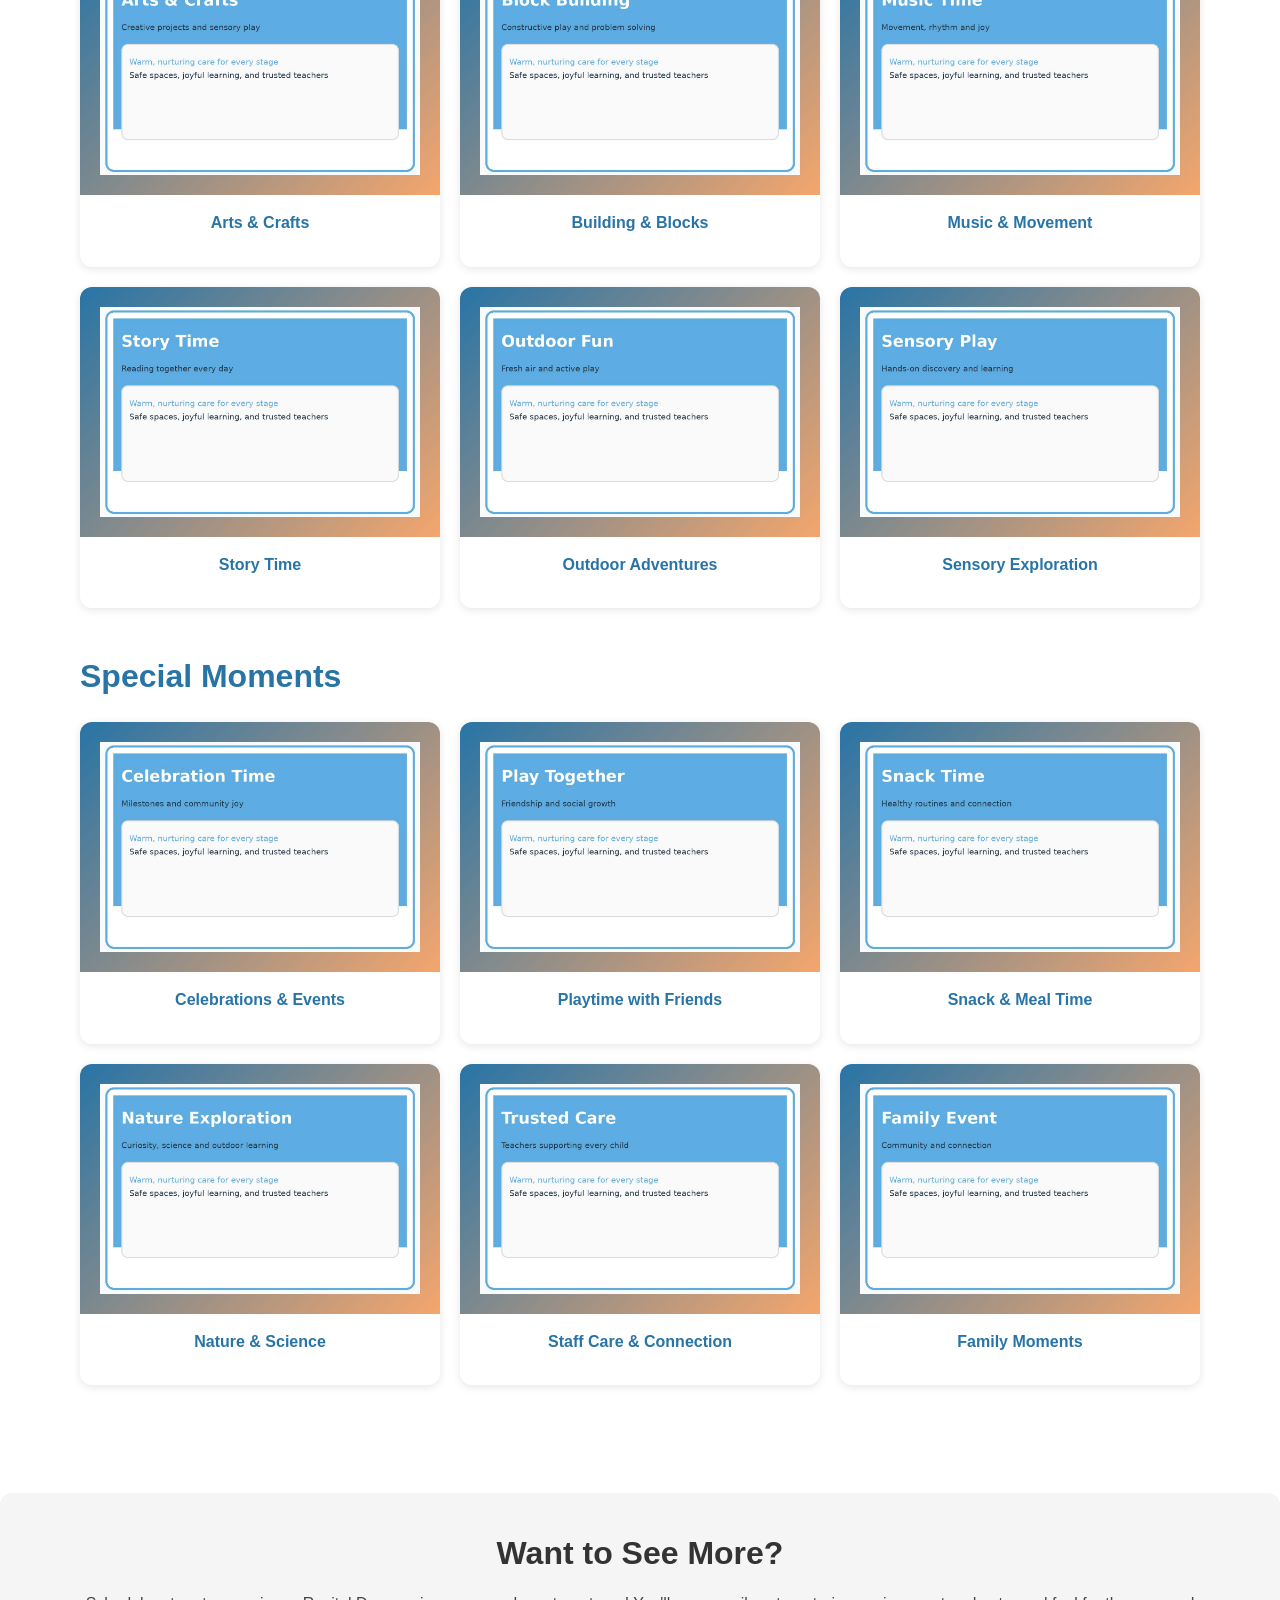
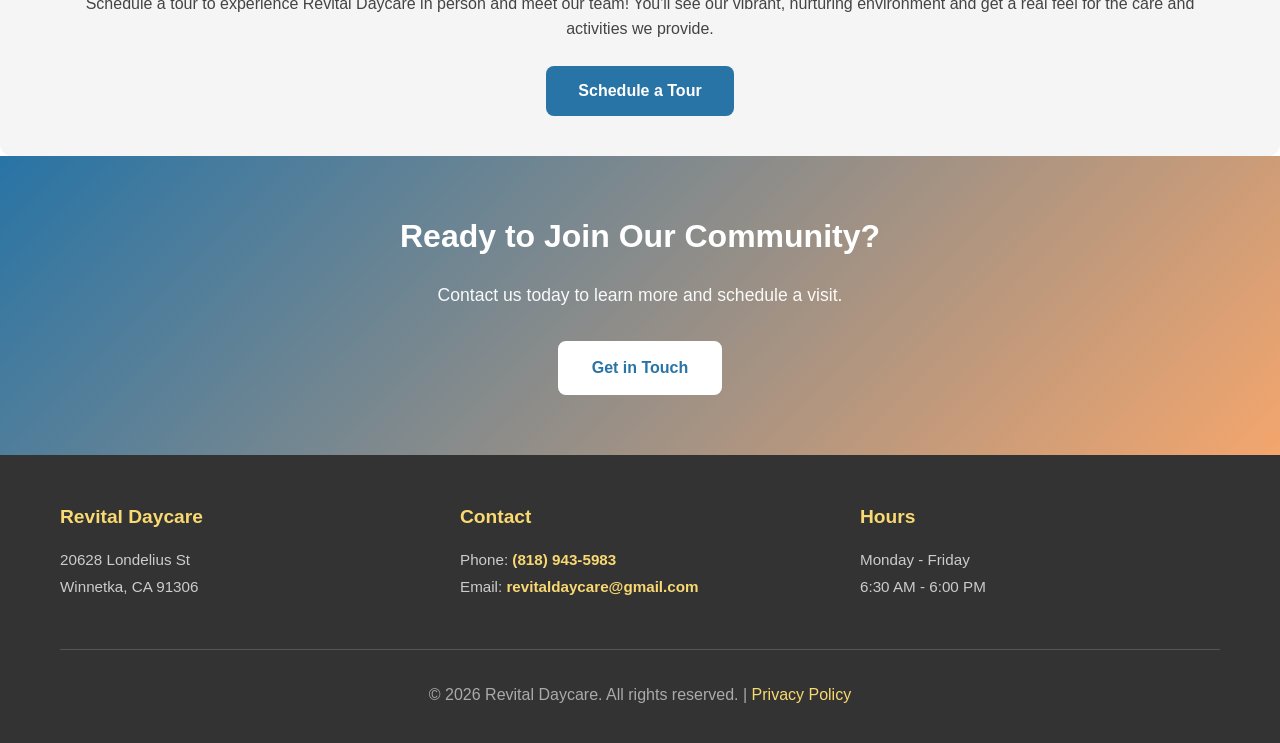
<file: gallery.html>
<!DOCTYPE html>
<html lang="en">
<head>
    <meta charset="UTF-8">
    <meta name="viewport" content="width=device-width, initial-scale=1.0">
    <meta name="description" content="Browse photos of Revital Daycare's classrooms, learning activities, and special moments in Winnetka, CA. See our nurturing preschool environment.">
    <link rel="icon" type="image/x-icon" href="favicon.ico">
    <title>Photo Gallery | Revital Daycare in Winnetka, CA</title>
    <meta property="og:title" content="Photo Gallery | Revital Daycare in Winnetka, CA">
    <meta property="og:description" content="Browse photos of our classrooms, learning activities, and special moments at Revital Daycare in Winnetka, CA.">
    <meta property="og:type" content="website">
    <meta property="og:url" content="https://websitedaycare.pages.dev/gallery.html">
    <meta property="og:image" content="https://websitedaycare.pages.dev/images/og-image.jpg">
    <meta name="twitter:card" content="summary_large_image">
    <meta name="twitter:title" content="Photo Gallery | Revital Daycare">
    <meta name="twitter:description" content="Browse photos of our classrooms, learning activities, and special moments at Revital Daycare in Winnetka, CA.">
    <meta name="twitter:image" content="https://websitedaycare.pages.dev/images/og-image.jpg">
    <meta property="og:locale" content="en_US">
    <meta property="og:site_name" content="Revital Daycare">
    <link rel="canonical" href="https://websitedaycare.pages.dev/gallery.html">
    <link rel="stylesheet" href="styles.css">
    <script type="application/ld+json">
    {
      "@context": "https://schema.org",
      "@type": "BreadcrumbList",
      "@id": "https://websitedaycare.pages.dev/gallery.html#breadcrumb",
      "itemListElement": [
        {
          "@type": "ListItem",
          "position": 1,
          "name": "Home",
          "item": "https://websitedaycare.pages.dev/"
        },
        {
          "@type": "ListItem",
          "position": 2,
          "name": "Gallery",
          "item": "https://websitedaycare.pages.dev/gallery.html"
        }
      ]
    }
    </script>
    <script type="application/ld+json">
    {
      "@context": "https://schema.org",
      "@type": "WebPage",
      "@id": "https://websitedaycare.pages.dev/gallery.html#webpage",
      "name": "Revital Daycare Photo Gallery",
      "image": "https://websitedaycare.pages.dev/images/og-image.jpg",
      "description": "Photos of classrooms, activities, and special moments at Revital Daycare in Winnetka, CA",
      "url": "https://websitedaycare.pages.dev/gallery.html",
      "dateModified": "2026-06-28"
    }
    </script>    
</head>
<body>
    <!-- Navigation -->
    <nav class="navbar">
        <div class="container">
            <div class="nav-brand">
                <a href="index.html" class="logo">Revital Daycare</a>
            </div>
            <ul class="nav-menu">
                <li><a href="index.html">Home</a></li>
                <li><a href="about.html">About</a></li>
                <li><a href="programs.html">Programs</a></li>
                <li><a href="gallery.html" class="active">Gallery</a></li>
                <li><a href="contact.html" class="btn-cta">Contact</a></li>
            </ul>
            <div class="hamburger">
                <span></span>
                <span></span>
                <span></span>
            </div>
        </div>
    </nav>

    <main id="main-content">

    <!-- Page Header -->
    <section class="page-header">
        <div class="container">
            <h1>Photo Gallery</h1>
            <p>A glimpse into life at Revital Daycare</p>
        </div>
    </section>

    <!-- Gallery Section -->
    <section class="gallery">
        <div class="container">
            <p class="gallery-intro">Welcome to our gallery! Take a peek inside Revital Daycare to see our bright classrooms, engaging learning activities, and the joyful moments that make our center a special place for children to grow. Our photos showcase the warm, nurturing environment we've created for children ages 2-5 in Winnetka, CA — a home-based facility designed to inspire curiosity, creativity, and confidence.</p>
            <p>Each space in our daycare is thoughtfully arranged to support different kinds of learning. Our classrooms feature dedicated centers for art, reading, sensory play, and group activities, all furnished with age-appropriate materials that encourage independent exploration. Natural light, organized displays of children's work, and inviting reading nooks create a calm, welcoming atmosphere where children feel safe to take risks and try new things.</p>
            <p>Our outdoor play area is an extension of the classroom, with opportunities for climbing, running, gardening, and nature observation. We believe time outdoors is essential for young children's physical development and connection to the natural world. Throughout the day, children move between structured teacher-led activities and self-directed exploration, building the skills they need for kindergarten and beyond. These photos capture the essence of daily life at Revital Daycare — the curiosity, the friendships, and the joy of learning through play.</p>
            
            <!-- Classroom & Facility -->
            <h2>Classrooms & Facility</h2>
            <div class="gallery-grid">
                <div class="gallery-item">
                    <div class="gallery-image"><img src="images/bright-classroom.jpg" alt="Bright and welcoming classroom" width="1200" height="800" loading="lazy" style="width:100%;height:100%;object-fit:cover;"></div>
                    <p class="gallery-caption">Bright Learning Space</p>
                </div>
                <div class="gallery-item">
                    <div class="gallery-image"><img src="images/playroom.jpg" alt="Play-based learning environment" width="1200" height="800" loading="lazy" style="width:100%;height:100%;object-fit:cover;"></div>
                    <p class="gallery-caption">Play-Based Learning Environment</p>
                </div>
                <div class="gallery-item">
                    <div class="gallery-image"><img src="images/preschool-classroom.jpg" alt="Preschool classroom" width="1200" height="800" loading="lazy" style="width:100%;height:100%;object-fit:cover;"></div>
                    <p class="gallery-caption">Preschool Classroom</p>
                </div>
                <div class="gallery-item">
                    <div class="gallery-image"><img src="images/art-space.jpg" alt="Art and creative space" width="1200" height="800" loading="lazy" style="width:100%;height:100%;object-fit:cover;"></div>
                    <p class="gallery-caption">Art & Creative Space</p>
                </div>
                <div class="gallery-item">
                    <div class="gallery-image"><img src="images/reading-corner.jpg" alt="Library and reading corner" width="1200" height="800" loading="lazy" style="width:100%;height:100%;object-fit:cover;"></div>
                    <p class="gallery-caption">Reading Corner</p>
                </div>
                <div class="gallery-item">
                    <div class="gallery-image"><img src="images/outdoor-playground.jpg" alt="Outdoor playground area" width="1200" height="800" loading="lazy" style="width:100%;height:100%;object-fit:cover;"></div>
                    <p class="gallery-caption">Outdoor Play Area</p>
                </div>
            </div>

            <!-- Activities & Learning -->
            <h2>Learning Activities</h2>
            <div class="gallery-grid">
                <div class="gallery-item">
                    <div class="gallery-image"><img src="images/arts-crafts.jpg" alt="Children doing arts and crafts" width="1200" height="800" loading="lazy" style="width:100%;height:100%;object-fit:cover;"></div>
                    <p class="gallery-caption">Arts & Crafts</p>
                </div>
                <div class="gallery-item">
                    <div class="gallery-image"><img src="images/block-building.jpg" alt="Children building with blocks" width="1200" height="800" loading="lazy" style="width:100%;height:100%;object-fit:cover;"></div> 
                    <p class="gallery-caption">Building & Blocks</p>
                </div>
                <div class="gallery-item">
                    <div class="gallery-image"><img src="images/music-time.jpg" alt="Music and movement time" width="1200" height="800" loading="lazy" style="width:100%;height:100%;object-fit:cover;"></div> 
                    <p class="gallery-caption">Music & Movement</p>
                </div>
                <div class="gallery-item">
                    <div class="gallery-image"><img src="images/story-time.jpg" alt="Story time with children" width="1200" height="800" loading="lazy" style="width:100%;height:100%;object-fit:cover;"></div> 
                    <p class="gallery-caption">Story Time</p>
                </div>
                <div class="gallery-item">
                    <div class="gallery-image"><img src="images/outdoor-play.jpg" alt="Children playing outdoors" width="1200" height="800" loading="lazy" style="width:100%;height:100%;object-fit:cover;"></div> 
                    <p class="gallery-caption">Outdoor Adventures</p>
                </div>
                <div class="gallery-item">
                    <div class="gallery-image"><img src="images/sensory-play.jpg" alt="Sensory play activity" width="1200" height="800" loading="lazy" style="width:100%;height:100%;object-fit:cover;"></div> 
                    <p class="gallery-caption">Sensory Exploration</p>
                </div>
            </div>

            <!-- Special Moments -->
            <h2>Special Moments</h2>
            <div class="gallery-grid">
                <div class="gallery-item">
                    <div class="gallery-image"><img src="images/classroom-celebration.jpg" alt="Classroom celebration event" width="1200" height="800" loading="lazy" style="width:100%;height:100%;object-fit:cover;"></div> 
                    <p class="gallery-caption">Celebrations & Events</p>
                </div>
                <div class="gallery-item">
                    <div class="gallery-image"><img src="images/children-playing.jpg" alt="Children playing together" width="1200" height="800" loading="lazy" style="width:100%;height:100%;object-fit:cover;"></div> 
                    <p class="gallery-caption">Playtime with Friends</p>
                </div>
                <div class="gallery-item">
                    <div class="gallery-image"><img src="images/snack-time.jpg" alt="Snack and meal time" width="1200" height="800" loading="lazy" style="width:100%;height:100%;object-fit:cover;"></div> 
                    <p class="gallery-caption">Snack & Meal Time</p>
                </div>
                <div class="gallery-item">
                    <div class="gallery-image"><img src="images/nature-exploration.jpg" alt="Nature and science exploration" width="1200" height="800" loading="lazy" style="width:100%;height:100%;object-fit:cover;"></div> 
                    <p class="gallery-caption">Nature & Science</p>
                </div>
                <div class="gallery-item">
                    <div class="gallery-image"><img src="images/staff-children.jpg" alt="Staff interacting with children" width="1200" height="800" loading="lazy" style="width:100%;height:100%;object-fit:cover;"></div> 
                    <p class="gallery-caption">Staff Care & Connection</p>
                </div>
                <div class="gallery-item">
                    <div class="gallery-image"><img src="images/family-event.jpg" alt="Family and parent event" width="1200" height="800" loading="lazy" style="width:100%;height:100%;object-fit:cover;"></div> 
                    <p class="gallery-caption">Family Moments</p>
                </div>
            </div>
        </div>
    </section>

    <!-- Gallery Info -->
    <section class="gallery-info">
        <div class="container">
            <h2>Want to See More?</h2>
            <p>Schedule a tour to experience Revital Daycare in person and meet our team! You'll see our vibrant, nurturing environment and get a real feel for the care and activities we provide.</p>
            <a href="contact.html" class="btn btn-primary">Schedule a Tour</a>
        </div>
    </section>

    <!-- CTA -->
    <section class="cta-section">
        <div class="container">
            <h2>Ready to Join Our Community?</h2>
            <p>Contact us today to learn more and schedule a visit.</p>
            <a href="contact.html" class="btn btn-light">Get in Touch</a>
        </div>
    </section>

    </main>

    <!-- Footer -->
    <footer class="footer">
        <div class="container">
            <div class="footer-content">
                <div class="footer-section">
                    <h3>Revital Daycare</h3>
                    <p>20628 Londelius St<br>Winnetka, CA 91306</p>
                </div>
                <div class="footer-section">
                    <h3>Contact</h3>
                    <p>Phone: <a href="tel:+1-818-943-5983">(818) 943-5983</a><br>
                    Email: <a href="mailto:revitaldaycare@gmail.com">revitaldaycare@gmail.com</a></p>
                </div>
                <div class="footer-section">
                    <h3>Hours</h3>
                    <p>Monday - Friday<br>6:30 AM - 6:00 PM</p>
                </div>
            </div>
            <div class="footer-bottom">
                <p>&copy; 2026 Revital Daycare. All rights reserved. | <a href="privacy.html">Privacy Policy</a></p>
            </div>
        </div>
    </footer>

    <script src="script.js"></script>
</body>
</html>
</file>
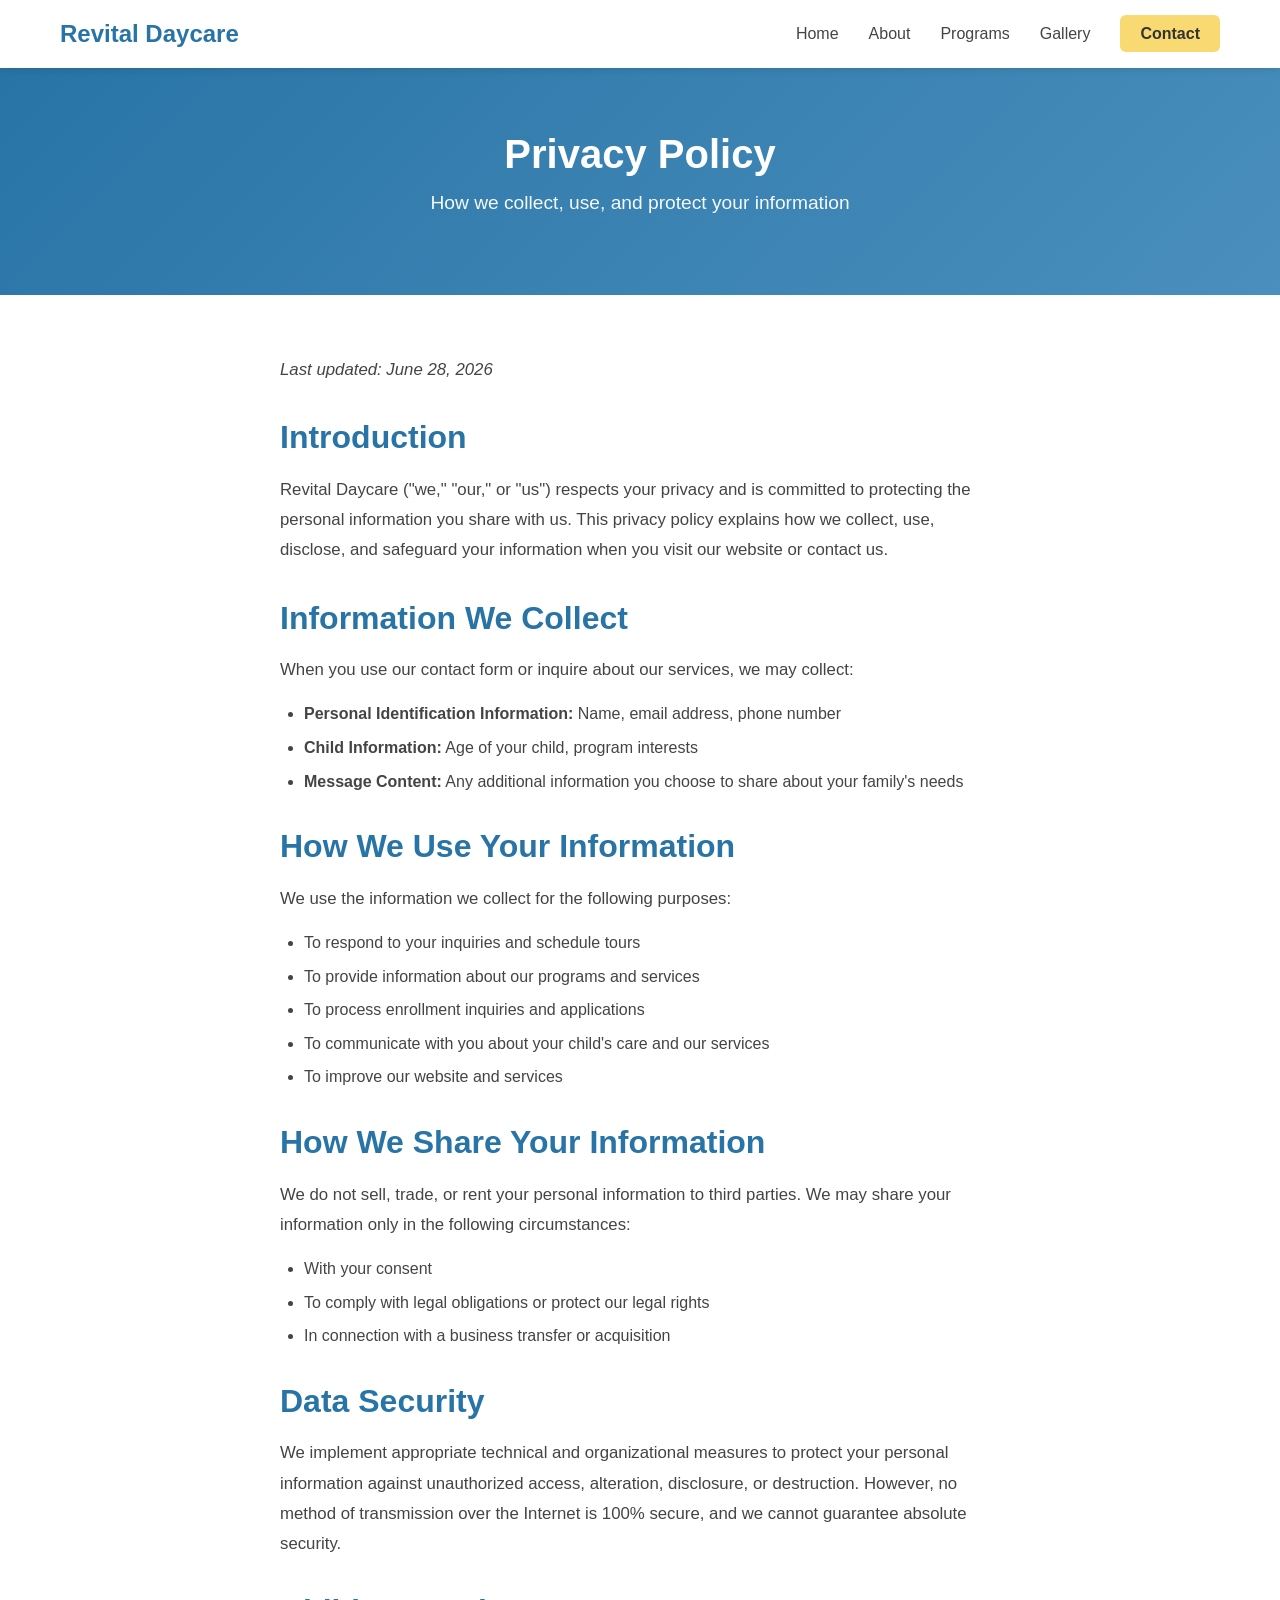
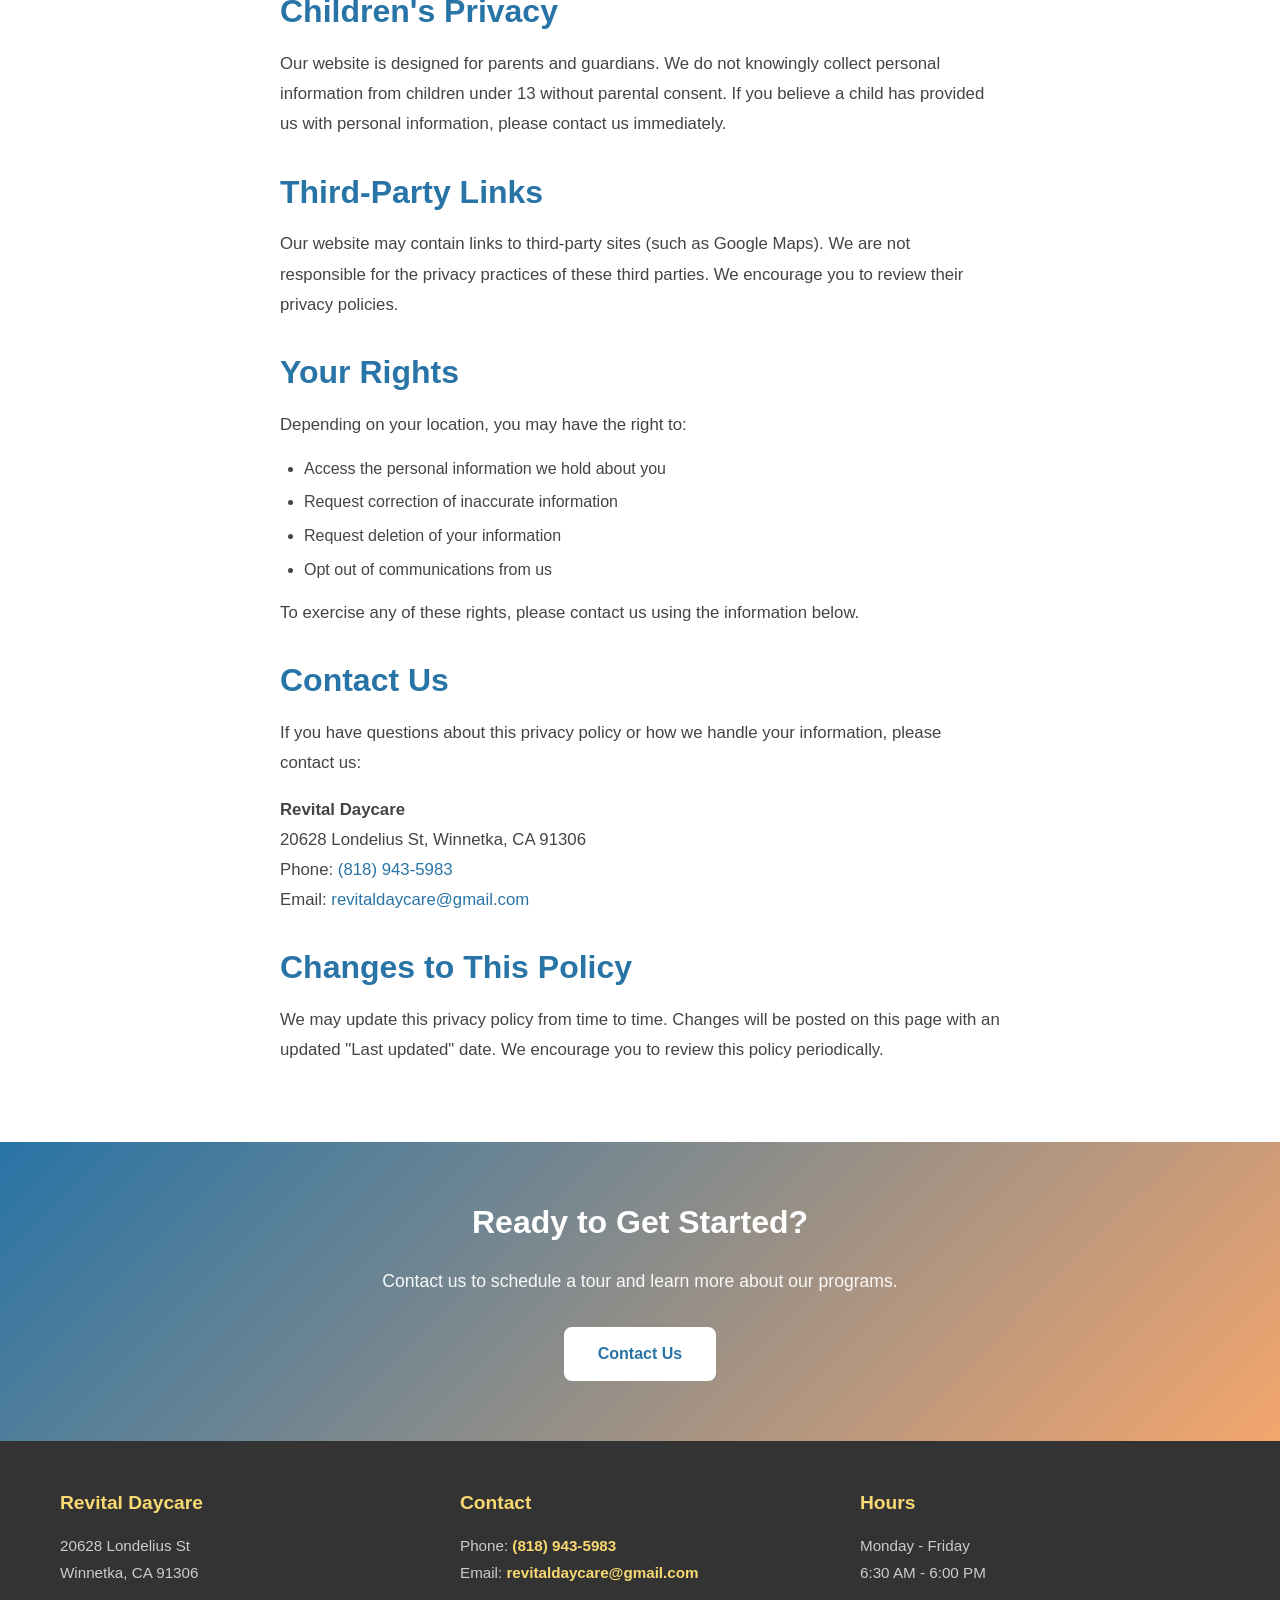
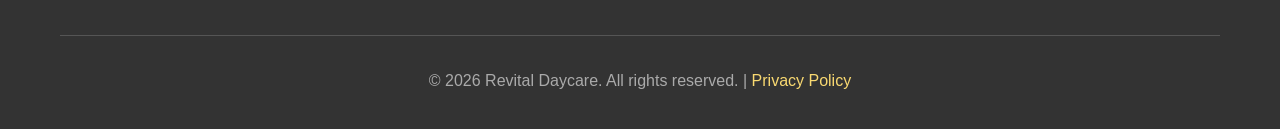
<file: privacy.html>
<!DOCTYPE html>
<html lang="en">
<head>
    <meta charset="UTF-8">
    <meta name="viewport" content="width=device-width, initial-scale=1.0">
    <meta name="description" content="Privacy policy for Revital Daycare in Winnetka, CA. Learn how we collect, use, and protect your personal information.">
    <link rel="icon" type="image/x-icon" href="favicon.ico">
    <title>Privacy Policy | Revital Daycare in Winnetka, CA</title>
    <meta property="og:title" content="Privacy Policy | Revital Daycare in Winnetka, CA">
    <meta property="og:description" content="Privacy policy for Revital Daycare in Winnetka, CA. Learn how we collect, use, and protect your personal information.">
    <meta property="og:type" content="website">
    <meta property="og:url" content="https://websitedaycare.pages.dev/privacy.html">
    <meta property="og:image" content="https://websitedaycare.pages.dev/images/og-image.jpg">
    <meta name="twitter:card" content="summary_large_image">
    <meta name="twitter:title" content="Privacy Policy | Revital Daycare">
    <meta name="twitter:description" content="Privacy policy for Revital Daycare in Winnetka, CA.">
    <meta name="twitter:image" content="https://websitedaycare.pages.dev/images/og-image.jpg">
    <meta property="og:locale" content="en_US">
    <meta property="og:site_name" content="Revital Daycare">
    <link rel="canonical" href="https://websitedaycare.pages.dev/privacy.html">
    <link rel="stylesheet" href="styles.css">
    <script type="application/ld+json">
    {
      "@context": "https://schema.org",
      "@type": "BreadcrumbList",
      "@id": "https://websitedaycare.pages.dev/privacy.html#breadcrumb",
      "itemListElement": [
        {
          "@type": "ListItem",
          "position": 1,
          "name": "Home",
          "item": "https://websitedaycare.pages.dev/"
        },
        {
          "@type": "ListItem",
          "position": 2,
          "name": "Privacy Policy",
          "item": "https://websitedaycare.pages.dev/privacy.html"
        }
      ]
    }
    </script>
    <script type="application/ld+json">
    {
      "@context": "https://schema.org",
      "@type": "WebPage",
      "@id": "https://websitedaycare.pages.dev/privacy.html#webpage",
      "name": "Privacy Policy - Revital Daycare",
      "image": "https://websitedaycare.pages.dev/images/og-image.jpg",
      "description": "Privacy policy for Revital Daycare in Winnetka, CA",
      "url": "https://websitedaycare.pages.dev/privacy.html",
      "dateModified": "2026-06-28"
    }
    </script>
</head>
<body>
    <nav class="navbar">
        <div class="container">
            <div class="nav-brand">
                <a href="index.html" class="logo">Revital Daycare</a>
            </div>
            <ul class="nav-menu">
                <li><a href="index.html">Home</a></li>
                <li><a href="about.html">About</a></li>
                <li><a href="programs.html">Programs</a></li>
                <li><a href="gallery.html">Gallery</a></li>
                <li><a href="contact.html" class="btn-cta">Contact</a></li>
            </ul>
            <div class="hamburger">
                <span></span>
                <span></span>
                <span></span>
            </div>
        </div>
    </nav>

    <main id="main-content">

    <section class="page-header">
        <div class="container">
            <h1>Privacy Policy</h1>
            <p>How we collect, use, and protect your information</p>
        </div>
    </section>

    <section class="privacy-policy">
        <div class="container">
            <div class="privacy-content">
                <p><em>Last updated: June 28, 2026</em></p>

                <h2>Introduction</h2>
                <p>Revital Daycare ("we," "our," or "us") respects your privacy and is committed to protecting the personal information you share with us. This privacy policy explains how we collect, use, disclose, and safeguard your information when you visit our website or contact us.</p>

                <h2>Information We Collect</h2>
                <p>When you use our contact form or inquire about our services, we may collect:</p>
                <ul>
                    <li><strong>Personal Identification Information:</strong> Name, email address, phone number</li>
                    <li><strong>Child Information:</strong> Age of your child, program interests</li>
                    <li><strong>Message Content:</strong> Any additional information you choose to share about your family's needs</li>
                </ul>

                <h2>How We Use Your Information</h2>
                <p>We use the information we collect for the following purposes:</p>
                <ul>
                    <li>To respond to your inquiries and schedule tours</li>
                    <li>To provide information about our programs and services</li>
                    <li>To process enrollment inquiries and applications</li>
                    <li>To communicate with you about your child's care and our services</li>
                    <li>To improve our website and services</li>
                </ul>

                <h2>How We Share Your Information</h2>
                <p>We do not sell, trade, or rent your personal information to third parties. We may share your information only in the following circumstances:</p>
                <ul>
                    <li>With your consent</li>
                    <li>To comply with legal obligations or protect our legal rights</li>
                    <li>In connection with a business transfer or acquisition</li>
                </ul>

                <h2>Data Security</h2>
                <p>We implement appropriate technical and organizational measures to protect your personal information against unauthorized access, alteration, disclosure, or destruction. However, no method of transmission over the Internet is 100% secure, and we cannot guarantee absolute security.</p>

                <h2>Children's Privacy</h2>
                <p>Our website is designed for parents and guardians. We do not knowingly collect personal information from children under 13 without parental consent. If you believe a child has provided us with personal information, please contact us immediately.</p>

                <h2>Third-Party Links</h2>
                <p>Our website may contain links to third-party sites (such as Google Maps). We are not responsible for the privacy practices of these third parties. We encourage you to review their privacy policies.</p>

                <h2>Your Rights</h2>
                <p>Depending on your location, you may have the right to:</p>
                <ul>
                    <li>Access the personal information we hold about you</li>
                    <li>Request correction of inaccurate information</li>
                    <li>Request deletion of your information</li>
                    <li>Opt out of communications from us</li>
                </ul>
                <p>To exercise any of these rights, please contact us using the information below.</p>

                <h2>Contact Us</h2>
                <p>If you have questions about this privacy policy or how we handle your information, please contact us:</p>
                <p>
                    <strong>Revital Daycare</strong><br>
                    20628 Londelius St, Winnetka, CA 91306<br>
                    Phone: <a href="tel:+1-818-943-5983">(818) 943-5983</a><br>
                    Email: <a href="mailto:revitaldaycare@gmail.com">revitaldaycare@gmail.com</a>
                </p>

                <h2>Changes to This Policy</h2>
                <p>We may update this privacy policy from time to time. Changes will be posted on this page with an updated "Last updated" date. We encourage you to review this policy periodically.</p>
            </div>
        </div>
    </section>

    <section class="cta-section">
        <div class="container">
            <h2>Ready to Get Started?</h2>
            <p>Contact us to schedule a tour and learn more about our programs.</p>
            <a href="contact.html" class="btn btn-light">Contact Us</a>
        </div>
    </section>

    </main>

    <footer class="footer">
        <div class="container">
            <div class="footer-content">
                <div class="footer-section">
                    <h3>Revital Daycare</h3>
                    <p>20628 Londelius St<br>Winnetka, CA 91306</p>
                </div>
                <div class="footer-section">
                    <h3>Contact</h3>
                    <p>Phone: <a href="tel:+1-818-943-5983">(818) 943-5983</a><br>
                    Email: <a href="mailto:revitaldaycare@gmail.com">revitaldaycare@gmail.com</a></p>
                </div>
                <div class="footer-section">
                    <h3>Hours</h3>
                    <p>Monday - Friday<br>6:30 AM - 6:00 PM</p>
                </div>
            </div>
            <div class="footer-bottom">
                <p>&copy; 2026 Revital Daycare. All rights reserved. | <a href="privacy.html">Privacy Policy</a></p>
            </div>
        </div>
    </footer>

    <script src="script.js"></script>
</body>
</html>
</file>
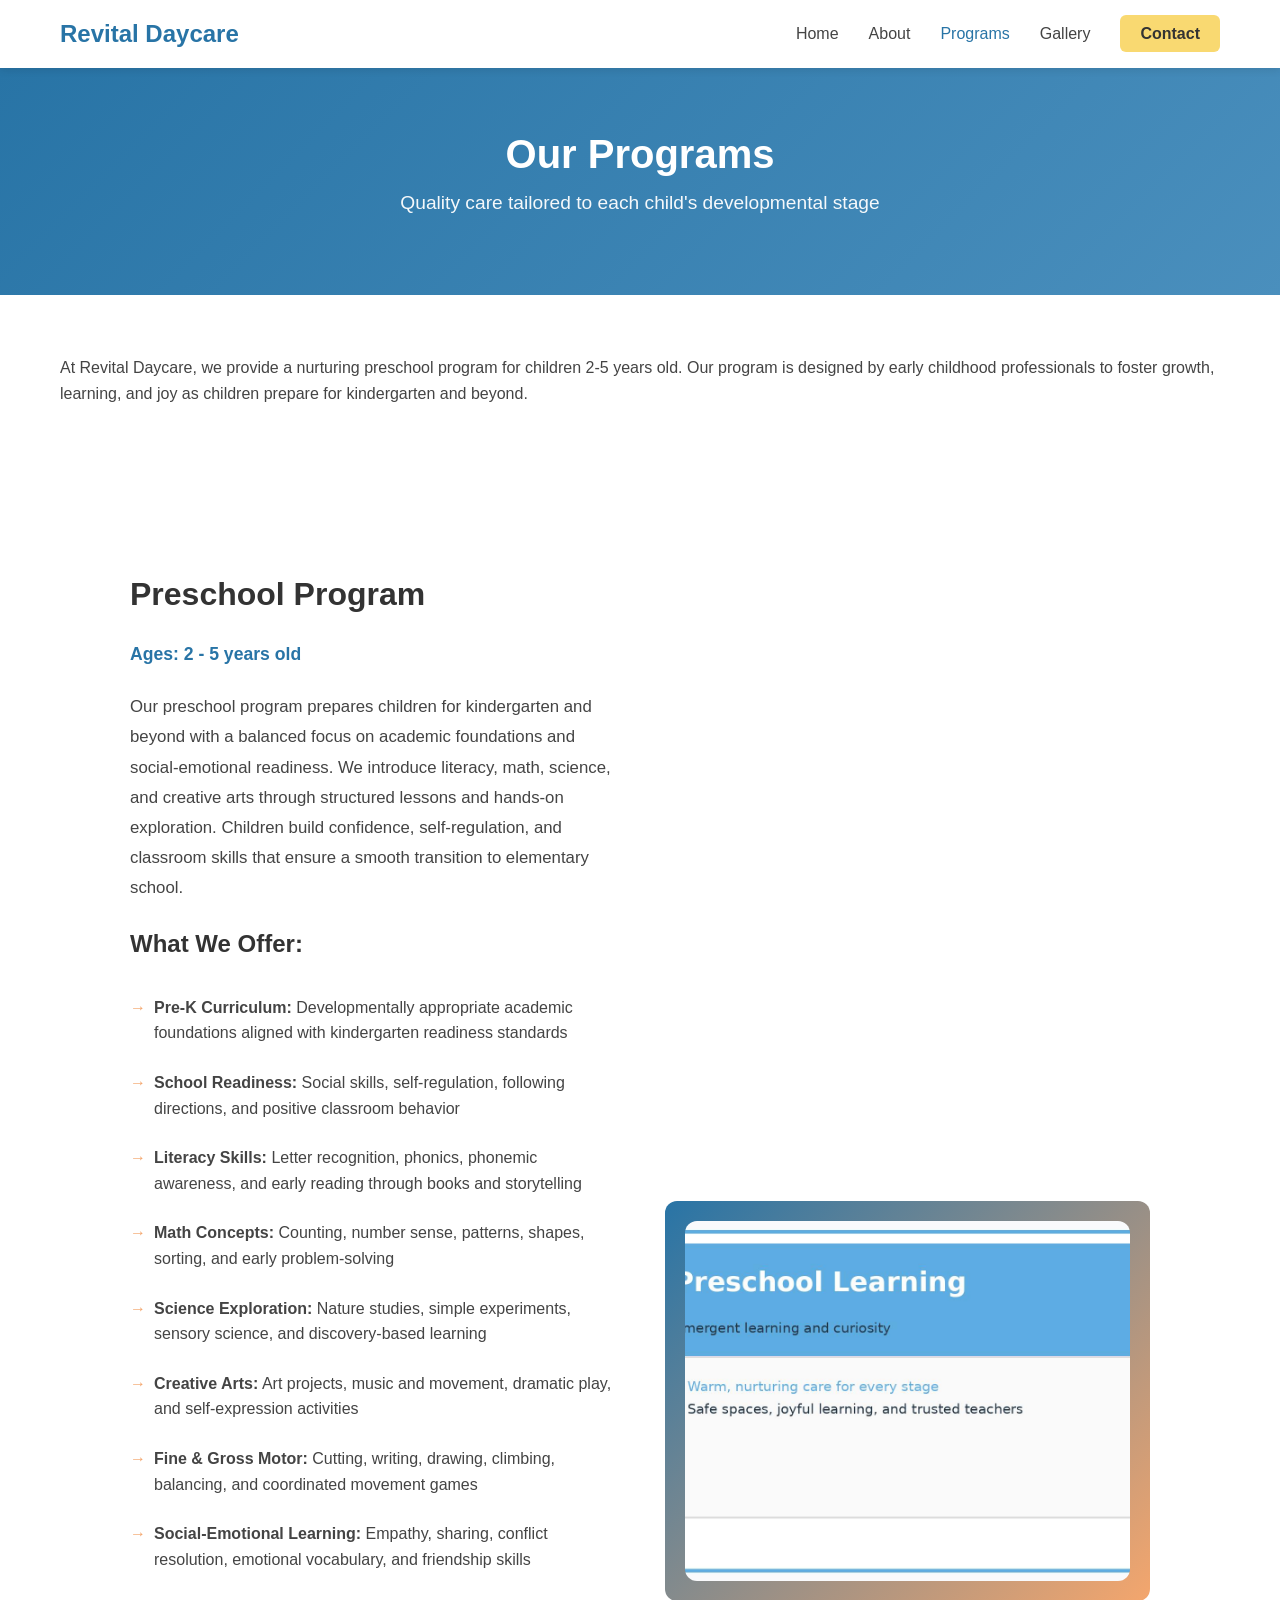
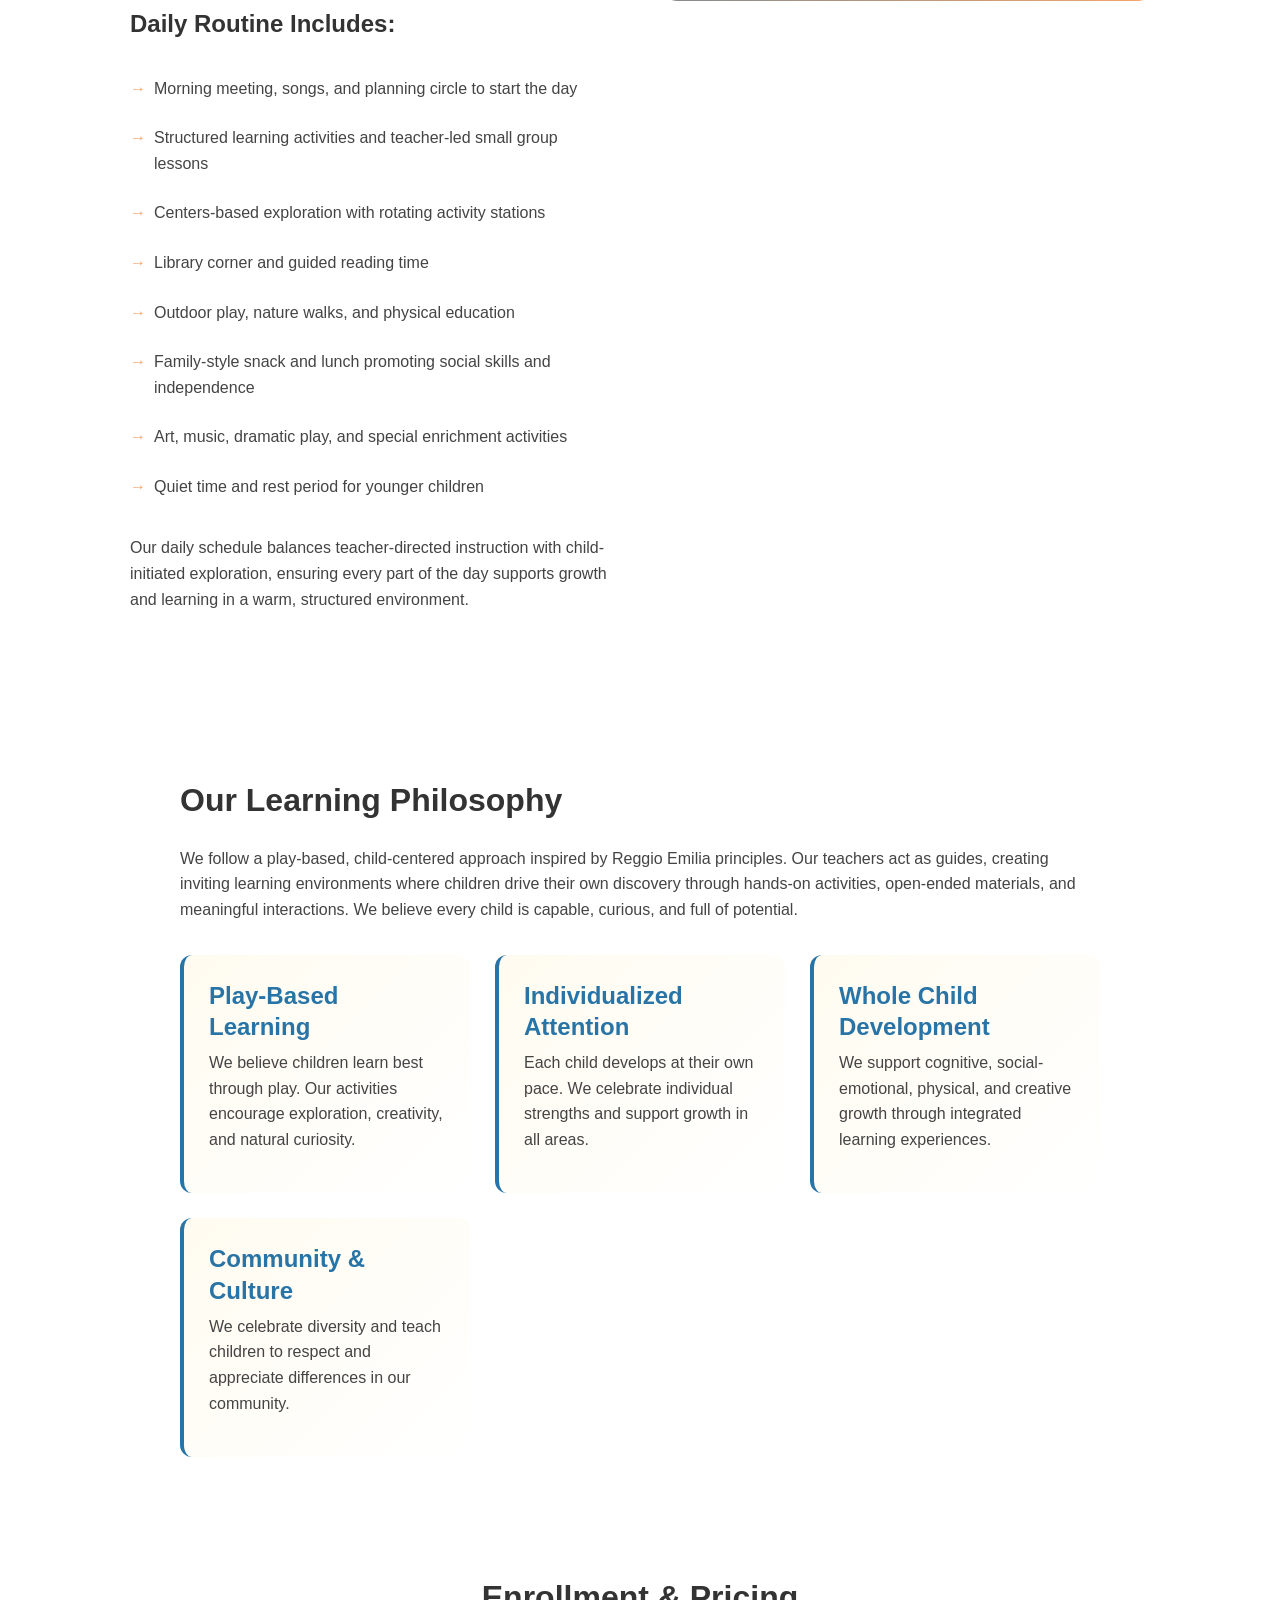
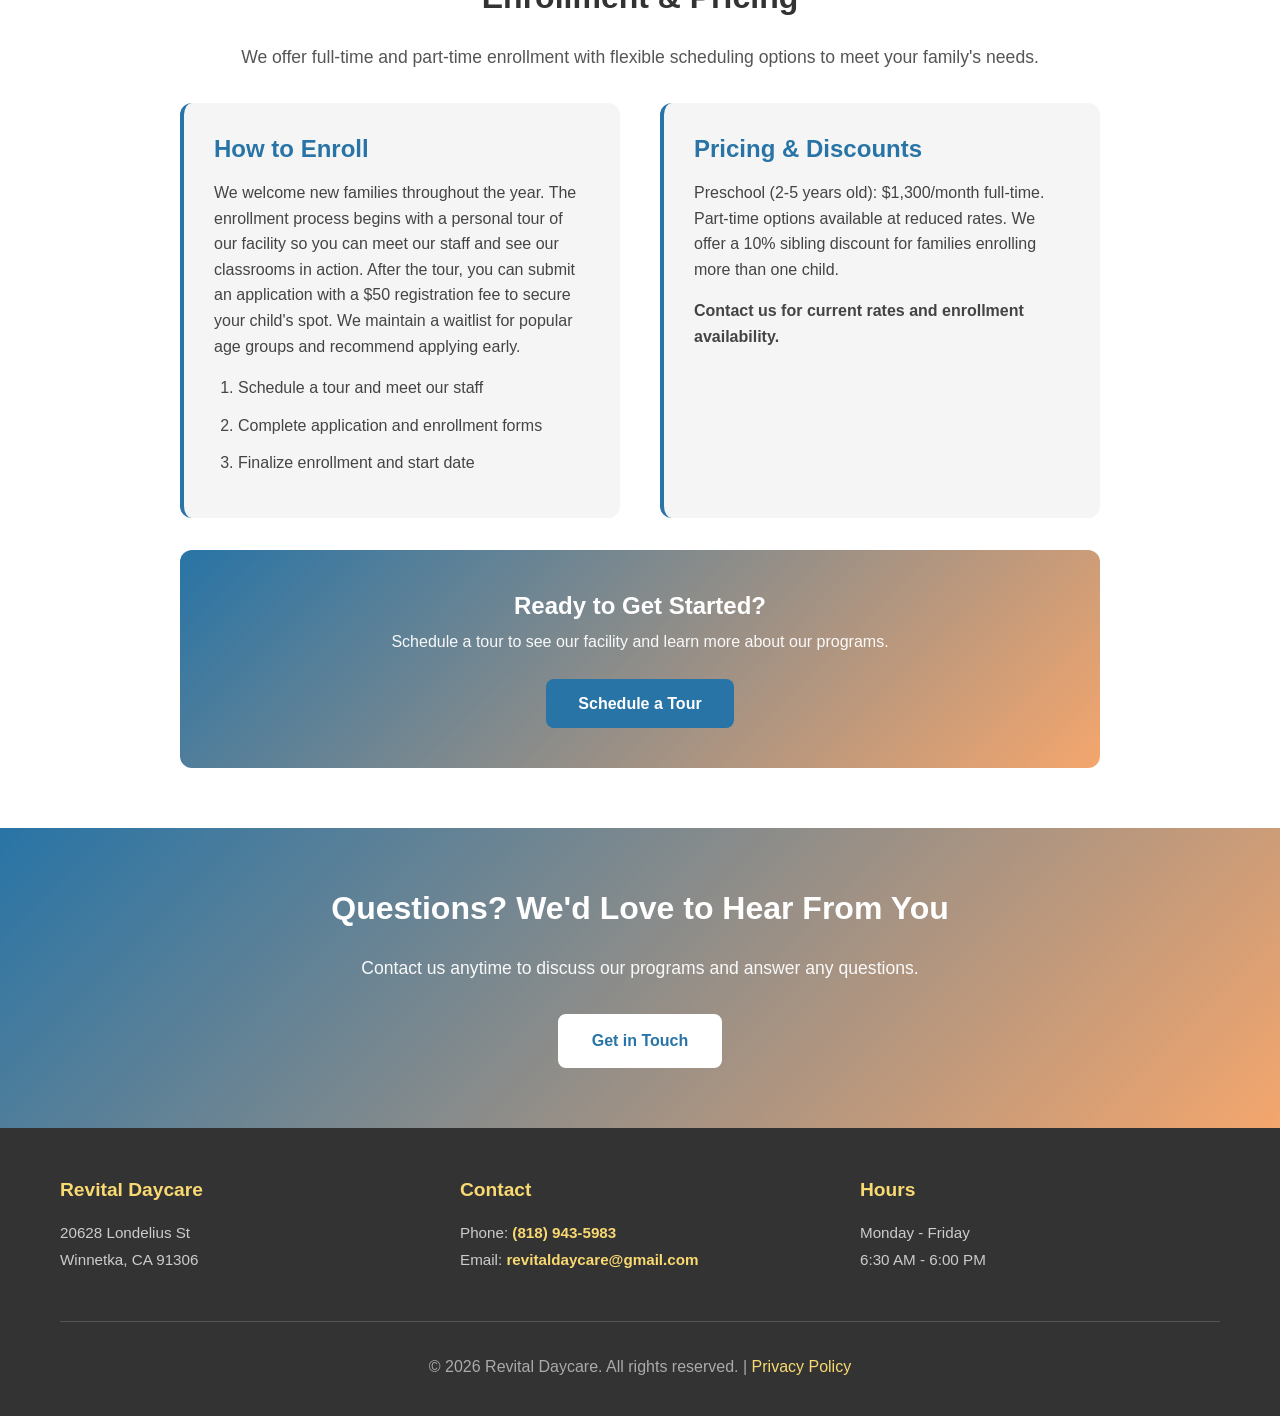
<file: programs.html>
<!DOCTYPE html>
<html lang="en">
<head>
    <meta charset="UTF-8">
    <meta name="viewport" content="width=device-width, initial-scale=1.0">
    <meta name="description" content="Explore Revital Daycare's preschool program for children 2-5 years old in Winnetka, CA. Play-based curriculum with low child-to-staff ratios.">
    <link rel="icon" type="image/x-icon" href="favicon.ico">
    <title>Preschool Program (Ages 2-5) | Revital Daycare in Winnetka, CA</title>
    <meta property="og:title" content="Preschool Program (Ages 2-5) | Revital Daycare in Winnetka, CA">
    <meta property="og:description" content="Explore our play-based preschool program for children 2-5 years old in Winnetka, CA. Low child-to-staff ratios and nurturing environment.">
    <meta property="og:type" content="website">
    <meta property="og:url" content="https://websitedaycare.pages.dev/programs.html">
    <meta property="og:image" content="https://websitedaycare.pages.dev/images/og-image.jpg">
    <meta name="twitter:card" content="summary_large_image">
    <meta name="twitter:title" content="Preschool Program (Ages 2-5) | Revital Daycare">
    <meta name="twitter:description" content="Explore our play-based preschool program for children 2-5 years old in Winnetka, CA. Low child-to-staff ratios and nurturing environment.">
    <meta name="twitter:image" content="https://websitedaycare.pages.dev/images/og-image.jpg">
    <meta property="og:locale" content="en_US">
    <meta property="og:site_name" content="Revital Daycare">
    <link rel="canonical" href="https://websitedaycare.pages.dev/programs.html">
    <link rel="stylesheet" href="styles.css">
    <script type="application/ld+json">
    {
      "@context": "https://schema.org",
      "@type": "BreadcrumbList",
      "@id": "https://websitedaycare.pages.dev/programs.html#breadcrumb",
      "itemListElement": [
        {
          "@type": "ListItem",
          "position": 1,
          "name": "Home",
          "item": "https://websitedaycare.pages.dev/"
        },
        {
          "@type": "ListItem",
          "position": 2,
          "name": "Programs",
          "item": "https://websitedaycare.pages.dev/programs.html"
        }
      ]
    }
    </script>
    <script type="application/ld+json">
    {
      "@context": "https://schema.org",
      "@type": "WebPage",
      "@id": "https://websitedaycare.pages.dev/programs.html#webpage",
      "name": "Revital Daycare Programs",
      "image": "https://websitedaycare.pages.dev/images/og-image.jpg",
      "description": "Preschool program for children 2-5 years old at Revital Daycare in Winnetka, CA",
      "url": "https://websitedaycare.pages.dev/programs.html",
      "dateModified": "2026-06-28",
      "mainEntity": {
        "@type": "ItemList",
        "itemListElement": [
          {
            "@type": "ListItem",
            "position": 1,
            "item": {
              "@type": "Service",
              "name": "Preschool Program",
              "description": "Pre-K curriculum and school readiness for 2-5 years old"
            }
          }
        ]
      }
    }
    </script>
</head>
<body>
    <!-- Navigation -->
    <nav class="navbar">
        <div class="container">
            <div class="nav-brand">
                <a href="index.html" class="logo">Revital Daycare</a>
            </div>
            <ul class="nav-menu">
                <li><a href="index.html">Home</a></li>
                <li><a href="about.html">About</a></li>
                <li><a href="programs.html" class="active">Programs</a></li>
                <li><a href="gallery.html">Gallery</a></li>
                <li><a href="contact.html" class="btn-cta">Contact</a></li>
            </ul>
            <div class="hamburger">
                <span></span>
                <span></span>
                <span></span>
            </div>
        </div>
    </nav>

    <main id="main-content">

    <!-- Page Header -->
    <section class="page-header">
        <div class="container">
            <h1>Our Programs</h1>
            <p>Quality care tailored to each child's developmental stage</p>
        </div>
    </section>

    <!-- Program Overview -->
    <section class="program-overview">
        <div class="container">
            <p class="intro-text">At Revital Daycare, we provide a nurturing preschool program for children 2-5 years old. Our program is designed by early childhood professionals to foster growth, learning, and joy as children prepare for kindergarten and beyond.</p>
        </div>
    </section>

    <!-- Preschool Program -->
    <section class="program-detail">
        <div class="container">
            <div class="program-detail-content">
                <div class="program-text">
                    <h2>Preschool Program</h2>
                    <p class="age-range"><strong>Ages:</strong> 2 - 5 years old</p>
                    <p class="program-description">Our preschool program prepares children for kindergarten and beyond with a balanced focus on academic foundations and social-emotional readiness. We introduce literacy, math, science, and creative arts through structured lessons and hands-on exploration. Children build confidence, self-regulation, and classroom skills that ensure a smooth transition to elementary school.</p>
                    
                    <h3>What We Offer:</h3>
                    <ul class="program-features">
                        <li><strong>Pre-K Curriculum:</strong> Developmentally appropriate academic foundations aligned with kindergarten readiness standards</li>
                        <li><strong>School Readiness:</strong> Social skills, self-regulation, following directions, and positive classroom behavior</li>
                        <li><strong>Literacy Skills:</strong> Letter recognition, phonics, phonemic awareness, and early reading through books and storytelling</li>
                        <li><strong>Math Concepts:</strong> Counting, number sense, patterns, shapes, sorting, and early problem-solving</li>
                        <li><strong>Science Exploration:</strong> Nature studies, simple experiments, sensory science, and discovery-based learning</li>
                        <li><strong>Creative Arts:</strong> Art projects, music and movement, dramatic play, and self-expression activities</li>
                        <li><strong>Fine & Gross Motor:</strong> Cutting, writing, drawing, climbing, balancing, and coordinated movement games</li>
                        <li><strong>Social-Emotional Learning:</strong> Empathy, sharing, conflict resolution, emotional vocabulary, and friendship skills</li>
                    </ul>

                    <h3>Daily Routine Includes:</h3>
                    <ul class="program-features">
                        <li>Morning meeting, songs, and planning circle to start the day</li>
                        <li>Structured learning activities and teacher-led small group lessons</li>
                        <li>Centers-based exploration with rotating activity stations</li>
                        <li>Library corner and guided reading time</li>
                        <li>Outdoor play, nature walks, and physical education</li>
                        <li>Family-style snack and lunch promoting social skills and independence</li>
                        <li>Art, music, dramatic play, and special enrichment activities</li>
                        <li>Quiet time and rest period for younger children</li>
                    </ul>
                    <p>Our daily schedule balances teacher-directed instruction with child-initiated exploration, ensuring every part of the day supports growth and learning in a warm, structured environment.</p>
                </div>
                <div class="program-image">
                    <img src="images/preschool-learning.jpg" alt="Preschoolers engaged in classroom learning activities" width="1200" height="800" loading="lazy" style="width:100%;height:100%;object-fit:cover;border-radius:12px;">
                </div>
            </div>
        </div>
    </section>

    <!-- Curriculum & Learning Philosophy -->
    <section class="curriculum">
        <div class="container">
            <h2>Our Learning Philosophy</h2>
            <p>We follow a play-based, child-centered approach inspired by Reggio Emilia principles. Our teachers act as guides, creating inviting learning environments where children drive their own discovery through hands-on activities, open-ended materials, and meaningful interactions. We believe every child is capable, curious, and full of potential.</p>
            
            <div class="curriculum-grid">
                <div class="curriculum-item">
                    <h3>Play-Based Learning</h3>
                    <p>We believe children learn best through play. Our activities encourage exploration, creativity, and natural curiosity.</p>
                </div>
                <div class="curriculum-item">
                    <h3>Individualized Attention</h3>
                    <p>Each child develops at their own pace. We celebrate individual strengths and support growth in all areas.</p>
                </div>
                <div class="curriculum-item">
                    <h3>Whole Child Development</h3>
                    <p>We support cognitive, social-emotional, physical, and creative growth through integrated learning experiences.</p>
                </div>
                <div class="curriculum-item">
                    <h3>Community & Culture</h3>
                    <p>We celebrate diversity and teach children to respect and appreciate differences in our community.</p>
                </div>
            </div>
        </div>
    </section>

    <!-- Enrollment & Pricing -->
    <section class="enrollment">
        <div class="container">
            <h2>Enrollment & Pricing</h2>
            <p class="section-subtitle">We offer full-time and part-time enrollment with flexible scheduling options to meet your family's needs.</p>
            
            <div class="enrollment-content">
                <div class="enrollment-info">
                    <h3>How to Enroll</h3>
                    <p>We welcome new families throughout the year. The enrollment process begins with a personal tour of our facility so you can meet our staff and see our classrooms in action. After the tour, you can submit an application with a $50 registration fee to secure your child's spot. We maintain a waitlist for popular age groups and recommend applying early.</p>
                    <ol>
                        <li>Schedule a tour and meet our staff</li>
                        <li>Complete application and enrollment forms</li>
                        <li>Finalize enrollment and start date</li>
                    </ol>
                </div>

                <div class="pricing-note">
                    <h3>Pricing & Discounts</h3>
                    <p>Preschool (2-5 years old): $1,300/month full-time. Part-time options available at reduced rates. We offer a 10% sibling discount for families enrolling more than one child.</p>
                    <p><strong>Contact us for current rates and enrollment availability.</strong></p>
                </div>
            </div>

            <div class="enrollment-cta">
                <h3>Ready to Get Started?</h3>
                <p>Schedule a tour to see our facility and learn more about our programs.</p>
                <a href="contact.html" class="btn btn-primary">Schedule a Tour</a>
            </div>
        </div>
    </section>

    <!-- CTA -->
    <section class="cta-section">
        <div class="container">
            <h2>Questions? We'd Love to Hear From You</h2>
            <p>Contact us anytime to discuss our programs and answer any questions.</p>
            <a href="contact.html" class="btn btn-light">Get in Touch</a>
        </div>
    </section>

    </main>

    <!-- Footer -->
    <footer class="footer">
        <div class="container">
            <div class="footer-content">
                <div class="footer-section">
                    <h3>Revital Daycare</h3>
                    <p>20628 Londelius St<br>Winnetka, CA 91306</p>
                </div>
                <div class="footer-section">
                    <h3>Contact</h3>
                    <p>Phone: <a href="tel:+1-818-943-5983">(818) 943-5983</a><br>
                    Email: <a href="mailto:revitaldaycare@gmail.com">revitaldaycare@gmail.com</a></p>
                </div>
                <div class="footer-section">
                    <h3>Hours</h3>
                    <p>Monday - Friday<br>6:30 AM - 6:00 PM</p>
                </div>
            </div>
            <div class="footer-bottom">
                <p>&copy; 2026 Revital Daycare. All rights reserved. | <a href="privacy.html">Privacy Policy</a></p>
            </div>
        </div>
    </footer>

    <script src="script.js"></script>
</body>
</html>
</file>
<file: styles.css>
/* ===== REVITAL DAYCARE - MAIN STYLESHEET ===== */

/* Color Palette */
:root {
    --primary: #2874A6;      /* Dark Teal - WCAG AA contrast on white */
    --secondary: #F4A66D;    /* Warm Coral */
    --accent: #F9D971;       /* Soft Yellow */
    --cream: #FFFBF0;        /* Cream */
    --light-gray: #F5F5F5;   /* Light Gray */
    --dark-gray: #333;       /* Dark Gray */
    --text: #444;            /* Body Text */
    --border: #E0E0E0;       /* Borders */
    --success: #6BBB7A;      /* Soft Green */
}

/* Scroll Animation */
.animate-fade {
    opacity: 0;
    transform: translateY(20px);
    transition: opacity 0.6s ease, transform 0.6s ease;
}
.animate-visible {
    opacity: 1 !important;
    transform: translateY(0) !important;
}

/* ===== RESET & BASE ===== */

* {
    margin: 0;
    padding: 0;
    box-sizing: border-box;
}

html {
    scroll-behavior: smooth;
}

body {
    font-family: 'Segoe UI', Tahoma, Geneva, Verdana, sans-serif;
    line-height: 1.6;
    color: var(--text);
    background-color: #fff;
}

.container {
    max-width: 1200px;
    margin: 0 auto;
    padding: 0 20px;
}

/* ===== TYPOGRAPHY ===== */

h1, h2, h3, h4, h5, h6 {
    font-family: 'Segoe UI', Tahoma, Geneva, Verdana, sans-serif;
    color: var(--dark-gray);
    margin-bottom: 1rem;
    line-height: 1.3;
}

h1 {
    font-size: 2.5rem;
    font-weight: 700;
}

h2 {
    font-size: 2rem;
    font-weight: 600;
    margin-bottom: 1.5rem;
}

h3 {
    font-size: 1.5rem;
    font-weight: 600;
}

p {
    margin-bottom: 1rem;
}

a {
    color: var(--primary);
    text-decoration: none;
    transition: color 0.3s ease;
}

a:hover {
    color: var(--secondary);
}

/* ===== BUTTONS ===== */

.btn {
    display: inline-block;
    padding: 12px 32px;
    border-radius: 8px;
    font-size: 1rem;
    font-weight: 600;
    text-align: center;
    cursor: pointer;
    transition: all 0.3s ease;
    border: none;
    text-decoration: none;
}

.btn-primary {
    background-color: var(--primary);
    color: white;
}

.btn-primary:hover {
    background-color: #4A8FBD;
    transform: translateY(-2px);
    box-shadow: 0 4px 12px rgba(93, 173, 226, 0.3);
}

.btn-outline {
    background-color: transparent;
    color: var(--primary);
    border: 2px solid var(--primary);
}

.btn-outline:hover {
    background-color: var(--primary);
    color: white;
}

.btn-light {
    background-color: white;
    color: var(--primary);
    border: 2px solid white;
}

.btn-light:hover {
    background-color: var(--cream);
    color: var(--primary);
}

/* ===== NAVIGATION ===== */

.navbar {
    background-color: white;
    box-shadow: 0 2px 8px rgba(0,0,0,0.1);
    position: sticky;
    top: 0;
    z-index: 100;
}

.navbar .container {
    display: flex;
    justify-content: space-between;
    align-items: center;
    padding: 15px 20px;
}

.nav-brand .logo {
    font-size: 1.5rem;
    font-weight: 700;
    color: var(--primary);
}

.nav-menu {
    display: flex;
    list-style: none;
    gap: 30px;
    align-items: center;
}

.nav-menu a {
    color: var(--text);
    font-weight: 500;
    transition: color 0.3s ease;
}

.nav-menu a:hover,
.nav-menu a.active {
    color: var(--primary);
}

.nav-menu .btn-cta {
    background-color: var(--accent);
    color: var(--dark-gray);
    padding: 10px 20px;
    border-radius: 6px;
    font-weight: 600;
}

.nav-menu .btn-cta:hover {
    background-color: #F5C94E;
    color: var(--dark-gray);
}

.hamburger {
    display: none;
    flex-direction: column;
    cursor: pointer;
}

.hamburger span {
    width: 25px;
    height: 3px;
    background-color: var(--primary);
    margin: 5px 0;
    transition: 0.3s;
}

/* ===== HERO SECTION ===== */

.hero {
    background: linear-gradient(135deg, var(--primary) 0%, var(--secondary) 100%);
    color: white;
    padding: 100px 20px;
    text-align: center;
}

.hero-content h1 {
    color: white;
    font-size: 2.8rem;
    margin-bottom: 1rem;
}

.hero-content p {
    font-size: 1.3rem;
    margin-bottom: 2rem;
}

.hero-content .btn-primary {
    background-color: var(--accent);
    color: var(--dark-gray);
}

.hero-content .btn-primary:hover {
    background-color: #F5C94E;
}

/* ===== PAGE HEADER ===== */

.page-header {
    background: linear-gradient(135deg, var(--primary) 0%, #4A8FBD 100%);
    color: white;
    padding: 60px 20px;
    text-align: center;
}

.page-header h1 {
    color: white;
    font-size: 2.5rem;
    margin-bottom: 0.5rem;
}

.page-header p {
    font-size: 1.2rem;
    opacity: 0.95;
}

/* ===== SECTIONS ===== */

section {
    padding: 60px 20px;
}

.section-subtitle {
    font-size: 1.1rem;
    color: #555;
    text-align: center;
    margin-bottom: 2rem;
}

/* ===== WELCOME SECTION ===== */

.welcome-section {
    max-width: 900px;
    margin: 0 auto;
    text-align: center;
}

.welcome-content h2 {
    color: var(--primary);
    margin-bottom: 1.5rem;
}

.welcome-content p {
    font-size: 1.1rem;
    line-height: 1.8;
    color: var(--text);
    margin-bottom: 1.5rem;
}

/* ===== FEATURES SECTION ===== */

.features {
    background-color: var(--light-gray);
}

.features h2 {
    text-align: center;
    margin-bottom: 3rem;
}

.features-grid {
    display: grid;
    grid-template-columns: repeat(auto-fit, minmax(250px, 1fr));
    gap: 30px;
}

.feature-card {
    background-color: white;
    padding: 30px;
    border-radius: 12px;
    text-align: center;
    box-shadow: 0 2px 8px rgba(0,0,0,0.08);
    transition: transform 0.3s ease, box-shadow 0.3s ease;
}

.feature-card:hover {
    transform: translateY(-5px);
    box-shadow: 0 4px 15px rgba(0,0,0,0.15);
}

.feature-icon {
    font-size: 3rem;
    margin-bottom: 1rem;
}

.feature-card h3 {
    margin-bottom: 0.5rem;
}

/* ===== PROGRAMS SECTION ===== */

.programs-preview {
    text-align: center;
}

.programs-grid {
    display: grid;
    grid-template-columns: repeat(auto-fit, minmax(280px, 1fr));
    gap: 30px;
    margin: 3rem 0;
}

.program-card {
    background: linear-gradient(135deg, var(--cream) 0%, white 100%);
    padding: 30px;
    border-radius: 12px;
    border-left: 5px solid var(--primary);
    text-align: left;
    transition: all 0.3s ease;
}

.program-card:hover {
    box-shadow: 0 4px 15px rgba(0,0,0,0.1);
    transform: translateY(-3px);
}

.program-card h3 {
    color: var(--primary);
    margin-bottom: 0.5rem;
}

.program-card p {
    color: #888;
    font-weight: 600;
    margin-bottom: 1.5rem;
}

.program-card ul {
    list-style: none;
    text-align: left;
}

.program-card li {
    padding: 0.5rem 0;
    padding-left: 1.5rem;
    position: relative;
}

.program-card li:before {
    content: "✓";
    position: absolute;
    left: 0;
    color: var(--success);
    font-weight: bold;
}

/* ===== TESTIMONIALS ===== */

.testimonials {
    background-color: var(--cream);
}

.testimonials h2 {
    text-align: center;
    margin-bottom: 3rem;
}

.testimonials-grid {
    display: grid;
    grid-template-columns: repeat(auto-fit, minmax(300px, 1fr));
    gap: 30px;
}

.testimonial-card {
    background-color: white;
    padding: 30px;
    border-radius: 12px;
    box-shadow: 0 2px 8px rgba(0,0,0,0.08);
}

.testimonial-card .stars {
    color: var(--accent);
    font-size: 1.2rem;
    margin-bottom: 1rem;
}

.testimonial-card .quote {
    font-style: italic;
    color: var(--text);
    margin-bottom: 1rem;
    line-height: 1.8;
}

.testimonial-card .author {
    font-weight: 600;
    color: var(--primary);
}

/* ===== ABOUT SECTION ===== */

.about-section {
    max-width: 800px;
    margin: 0 auto;
}

.about-content p {
    font-size: 1.1rem;
    line-height: 1.8;
    color: var(--text);
}

/* ===== MISSION & VALUES ===== */

.mission-values {
    background-color: var(--light-gray);
}

.mission-box {
    background: linear-gradient(135deg, var(--primary) 0%, var(--secondary) 100%);
    color: white;
    padding: 40px;
    border-radius: 12px;
    margin-bottom: 3rem;
    text-align: center;
    max-width: 800px;
    margin-left: auto;
    margin-right: auto;
}

.mission-box h2 {
    color: white;
}

.values-grid {
    display: grid;
    grid-template-columns: repeat(auto-fit, minmax(240px, 1fr));
    gap: 25px;
    margin-top: 2rem;
}

.value-card {
    background-color: white;
    padding: 25px;
    border-radius: 12px;
    text-align: center;
    border-top: 4px solid var(--primary);
    transition: transform 0.3s ease;
}

.value-card:hover {
    transform: translateY(-3px);
}

/* ===== FACILITY ===== */

.facility {
    max-width: 1000px;
    margin: 0 auto;
}

.facility-grid {
    display: grid;
    grid-template-columns: repeat(auto-fit, minmax(280px, 1fr));
    gap: 30px;
    margin-top: 2rem;
}

.facility-item {
    background: linear-gradient(135deg, var(--cream) 0%, white 100%);
    padding: 30px;
    border-radius: 12px;
    border-left: 4px solid var(--secondary);
    transition: all 0.3s ease;
}

.facility-item:hover {
    box-shadow: 0 4px 12px rgba(0,0,0,0.1);
}

.facility-item h3 {
    color: var(--primary);
    margin-bottom: 0.5rem;
}

/* ===== TEAM ===== */

.team h2 {
    text-align: center;
}

.team-grid {
    display: grid;
    grid-template-columns: repeat(auto-fit, minmax(250px, 1fr));
    gap: 30px;
    margin: 3rem 0;
}

.team-member {
    background-color: white;
    border-radius: 12px;
    overflow: hidden;
    box-shadow: 0 2px 8px rgba(0,0,0,0.08);
    transition: all 0.3s ease;
}

.team-member:hover {
    transform: translateY(-5px);
    box-shadow: 0 4px 15px rgba(0,0,0,0.15);
}

.member-image {
    background: linear-gradient(135deg, var(--primary) 0%, var(--secondary) 100%);
    height: 200px;
    display: flex;
    align-items: center;
    justify-content: center;
    color: white;
    font-size: 0.95rem;
    text-align: center;
    padding: 20px;
}

.team-member h3 {
    padding: 20px 20px 5px 20px;
    margin: 0;
}

.team-member .role {
    padding: 0 20px;
    color: var(--primary);
    font-weight: 600;
    font-size: 0.95rem;
}

.team-member .bio {
    padding: 10px 20px 20px 20px;
    font-size: 0.95rem;
}

.team-note {
    text-align: center;
    color: #666;
    font-style: italic;
    margin-top: 2rem;
}

/* ===== CERTIFICATIONS ===== */

.certifications {
    background-color: var(--light-gray);
}

.certifications h2 {
    text-align: center;
}

.cert-grid {
    display: grid;
    grid-template-columns: repeat(auto-fit, minmax(280px, 1fr));
    gap: 25px;
    margin-top: 2rem;
}

.cert-item {
    background-color: white;
    padding: 30px;
    border-radius: 12px;
    text-align: center;
    border-top: 4px solid var(--secondary);
}

/* ===== PROGRAM DETAILS ===== */

.program-detail {
    max-width: 1100px;
    margin: 0 auto;
}

.program-detail.alt {
    background-color: var(--light-gray);
}

.program-detail-content {
    display: grid;
    grid-template-columns: 1fr 1fr;
    gap: 50px;
    align-items: center;
    margin: 2rem 0;
}

.program-detail-content .program-text {
    flex: 1;
}

.program-detail-content .program-image {
    background: linear-gradient(135deg, var(--primary) 0%, var(--secondary) 100%);
    height: 400px;
    border-radius: 12px;
    display: flex;
    align-items: center;
    justify-content: center;
    color: white;
    font-size: 1rem;
    text-align: center;
    padding: 20px;
}

.age-range {
    color: var(--primary);
    font-weight: 600;
    font-size: 1.1rem;
}

.program-description {
    font-size: 1.05rem;
    line-height: 1.8;
    margin: 1.5rem 0;
    color: var(--text);
}

.program-features {
    list-style: none;
    margin: 1.5rem 0;
}

.program-features li {
    padding: 0.75rem 0;
    padding-left: 1.5rem;
    position: relative;
    line-height: 1.6;
}

.program-features li:before {
    content: "→";
    position: absolute;
    left: 0;
    color: var(--secondary);
    font-weight: bold;
}

/* ===== CURRICULUM ===== */

.curriculum {
    max-width: 1000px;
    margin: 0 auto;
}

.curriculum > p {
    font-size: 1.05rem;
    line-height: 1.8;
    margin-bottom: 2rem;
    color: var(--text);
}

.curriculum-grid {
    display: grid;
    grid-template-columns: repeat(auto-fit, minmax(240px, 1fr));
    gap: 25px;
    margin-top: 2rem;
}

.curriculum-item {
    background: linear-gradient(135deg, var(--cream) 0%, white 100%);
    padding: 25px;
    border-radius: 12px;
    border-left: 4px solid var(--primary);
}

.curriculum-item h3 {
    color: var(--primary);
    margin-bottom: 0.5rem;
}

/* ===== ENROLLMENT ===== */

.enrollment {
    max-width: 1000px;
    margin: 0 auto;
}

.enrollment h2 {
    text-align: center;
}

.enrollment-content {
    display: grid;
    grid-template-columns: 1fr 1fr;
    gap: 40px;
    margin: 2rem 0;
}

.enrollment-info,
.pricing-note {
    background-color: var(--light-gray);
    padding: 30px;
    border-radius: 12px;
    border-left: 4px solid var(--primary);
}

.enrollment-info h3,
.pricing-note h3 {
    color: var(--primary);
    margin-bottom: 1rem;
}

.enrollment-info ol {
    padding-left: 1.5rem;
}

.enrollment-info li {
    margin-bottom: 0.75rem;
    line-height: 1.6;
}

.enrollment-cta {
    background: linear-gradient(135deg, var(--primary) 0%, var(--secondary) 100%);
    color: white;
    padding: 40px;
    border-radius: 12px;
    text-align: center;
    margin-top: 2rem;
}

.enrollment-cta h3 {
    color: white;
    margin-bottom: 0.5rem;
}

.enrollment-cta p {
    color: rgba(255,255,255,0.95);
    margin-bottom: 1.5rem;
}

/* ===== GALLERY ===== */

.gallery {
    max-width: 1200px;
    margin: 0 auto;
}

.gallery-intro {
    text-align: center;
    font-size: 1.05rem;
    margin-bottom: 2rem;
    color: var(--text);
}

.gallery h2 {
    color: var(--primary);
    margin: 2.5rem 0 1.5rem 0;
}

.gallery-grid {
    display: grid;
    grid-template-columns: repeat(auto-fill, minmax(280px, 1fr));
    gap: 20px;
    margin-bottom: 3rem;
}

.gallery-item {
    border-radius: 12px;
    overflow: hidden;
    box-shadow: 0 2px 8px rgba(0,0,0,0.1);
    transition: all 0.3s ease;
}

.gallery-item:hover {
    transform: translateY(-5px);
    box-shadow: 0 4px 15px rgba(0,0,0,0.15);
}

.gallery-image {
    background: linear-gradient(135deg, var(--primary) 0%, var(--secondary) 100%);
    height: 250px;
    display: flex;
    align-items: center;
    justify-content: center;
    color: white;
    font-size: 0.95rem;
    text-align: center;
    padding: 20px;
}

.gallery-caption {
    background-color: white;
    padding: 15px;
    text-align: center;
    font-weight: 600;
    color: var(--primary);
}

.gallery-info {
    background-color: var(--light-gray);
    text-align: center;
    border-radius: 12px;
    padding: 40px;
}

.gallery-info h2 {
    margin-bottom: 1rem;
}

.gallery-info p {
    margin-bottom: 1.5rem;
}

/* ===== CONTACT ===== */

.contact-section {
    max-width: 1200px;
    margin: 0 auto;
}

.contact-grid {
    display: grid;
    grid-template-columns: 1fr 1fr;
    gap: 50px;
}

.contact-info h2 {
    margin-bottom: 2rem;
    color: var(--primary);
}

.info-item {
    margin-bottom: 2rem;
    padding-bottom: 2rem;
    border-bottom: 2px solid var(--border);
}

.info-item:last-child {
    border-bottom: none;
}

.info-item h3 {
    color: var(--primary);
    margin-bottom: 0.5rem;
}

.contact-form-wrapper h2 {
    color: var(--primary);
    margin-bottom: 2rem;
}

.contact-form {
    background-color: var(--light-gray);
    padding: 30px;
    border-radius: 12px;
}

.form-group {
    margin-bottom: 1.5rem;
}

.form-group label {
    display: block;
    margin-bottom: 0.5rem;
    font-weight: 600;
    color: var(--dark-gray);
}

.form-group input,
.form-group select,
.form-group textarea {
    width: 100%;
    padding: 12px;
    border: 2px solid var(--border);
    border-radius: 6px;
    font-family: inherit;
    font-size: 1rem;
    transition: border-color 0.3s ease;
}

.form-group input:focus,
.form-group select:focus,
.form-group textarea:focus {
    outline: none;
    border-color: var(--primary);
    box-shadow: 0 0 0 3px rgba(93, 173, 226, 0.1);
}

.contact-form button {
    width: 100%;
    margin-top: 1rem;
}

.form-checkbox {
    display: flex;
    align-items: flex-start;
    gap: 10px;
}

.form-checkbox input[type="checkbox"] {
    width: auto;
    margin-top: 3px;
    flex-shrink: 0;
}

.form-checkbox label {
    font-weight: 400;
    font-size: 0.9rem;
    color: var(--text);
    margin-bottom: 0;
}

.form-checkbox label a {
    text-decoration: underline;
}

.form-note {
    text-align: center;
    color: #555;
    font-size: 0.9rem;
    margin-top: 1rem;
}

/* ===== MAP SECTION ===== */

.map-section {
    max-width: 1000px;
    margin: 0 auto;
    text-align: center;
}

.map-embed {
    margin-top: 2rem;
}

.map-embed iframe {
    width: 100%;
    height: 400px;
    border: 0;
    border-radius: 12px;
}

.map-embed p {
    margin-top: 1rem;
    text-align: center;
    font-size: 1.1rem;
}

/* ===== FAQ ===== */

.faq {
    background-color: var(--light-gray);
}

.faq .container {
    max-width: 1000px;
}

.faq h2 {
    text-align: center;
}

.faq-grid {
    display: grid;
    grid-template-columns: repeat(auto-fit, minmax(300px, 1fr));
    gap: 30px;
    margin-top: 2rem;
}

.faq-item {
    background-color: white;
    padding: 25px;
    border-radius: 12px;
    border-left: 4px solid var(--secondary);
}

.faq-item h3 {
    color: var(--primary);
    margin-bottom: 0.75rem;
}

.faq-item p {
    font-size: 0.95rem;
    line-height: 1.6;
}

/* ===== CTA SECTION ===== */

.cta-section {
    background: linear-gradient(135deg, var(--primary) 0%, var(--secondary) 100%);
    color: white;
    text-align: center;
}

.cta-section h2 {
    color: white;
}

.cta-section p {
    color: rgba(255,255,255,0.95);
    font-size: 1.1rem;
    margin-bottom: 2rem;
}

/* ===== FOOTER ===== */

.footer {
    background-color: var(--dark-gray);
    color: white;
    padding: 50px 20px 20px;
}

.footer-content {
    display: grid;
    grid-template-columns: repeat(auto-fit, minmax(250px, 1fr));
    gap: 40px;
    margin-bottom: 2rem;
}

.footer-section h3 {
    color: var(--accent);
    margin-bottom: 1rem;
    font-size: 1.2rem;
}

.footer-section p {
    font-size: 0.95rem;
    line-height: 1.8;
    color: #ccc;
}

.footer-section a {
    color: var(--accent);
    font-weight: 600;
}

.footer-section a:hover {
    color: white;
}

.footer-bottom {
    text-align: center;
    padding-top: 2rem;
    border-top: 1px solid #555;
    color: #aaa;
}

.footer-bottom a {
    color: var(--accent);
}

.footer-bottom a:hover {
    color: white;
}

/* ===== PRIVACY POLICY ===== */

.privacy-policy {
    max-width: 800px;
    margin: 0 auto;
}

.privacy-content h2 {
    color: var(--primary);
    margin: 2rem 0 1rem;
}

.privacy-content p {
    font-size: 1.05rem;
    line-height: 1.8;
    color: var(--text);
    margin-bottom: 1rem;
}

.privacy-content ul {
    padding-left: 1.5rem;
    margin-bottom: 1rem;
}

.privacy-content li {
    margin-bottom: 0.5rem;
    line-height: 1.6;
    color: var(--text);
}

/* ===== RESPONSIVE DESIGN ===== */

@media (max-width: 768px) {
    h1 {
        font-size: 2rem;
    }

    h2 {
        font-size: 1.5rem;
    }

    .nav-menu {
        display: none;
        flex-direction: column;
        position: absolute;
        top: 70px;
        left: 0;
        width: 100%;
        background-color: white;
        padding: 20px;
        gap: 10px;
        box-shadow: 0 2px 8px rgba(0,0,0,0.1);
    }

    .nav-menu.active {
        display: flex;
    }

    .hamburger {
        display: flex;
    }

    .hero {
        padding: 60px 20px;
    }

    .hero-content h1 {
        font-size: 2rem;
    }

    .hero-content p {
        font-size: 1.1rem;
    }

    .features-grid,
    .programs-grid,
    .testimonials-grid,
    .values-grid,
    .facility-grid,
    .team-grid,
    .cert-grid,
    .curriculum-grid,
    .faq-grid,
    .gallery-grid {
        grid-template-columns: 1fr;
    }

    .program-detail-content {
        grid-template-columns: 1fr;
        gap: 30px;
    }

    .program-detail-content .program-image {
        height: 300px;
    }

    .contact-grid {
        grid-template-columns: 1fr;
        gap: 30px;
    }

    .enrollment-content {
        grid-template-columns: 1fr;
    }

    section {
        padding: 40px 20px;
    }

    .page-header h1 {
        font-size: 2rem;
    }

    .map-embed iframe {
        height: 300px;
    }
}

@media (max-width: 480px) {
    h1 {
        font-size: 1.5rem;
    }

    h2 {
        font-size: 1.3rem;
    }

    .btn {
        padding: 10px 20px;
        font-size: 0.9rem;
    }

    section {
        padding: 30px 15px;
    }

    .navbar .container {
        padding: 12px 15px;
    }

    .nav-brand .logo {
        font-size: 1.2rem;
    }

    .hero {
        padding: 40px 15px;
    }

    .hero-content h1 {
        font-size: 1.5rem;
    }

    .hero-content p {
        font-size: 1rem;
    }

    .contact-form {
        padding: 20px;
    }

    .feature-icon {
        font-size: 2rem;
    }

    .program-card,
    .testimonial-card,
    .value-card,
    .facility-item,
    .curriculum-item,
    .faq-item {
        padding: 20px;
    }

    .map-embed iframe {
        height: 250px;
    }
}
</file>
